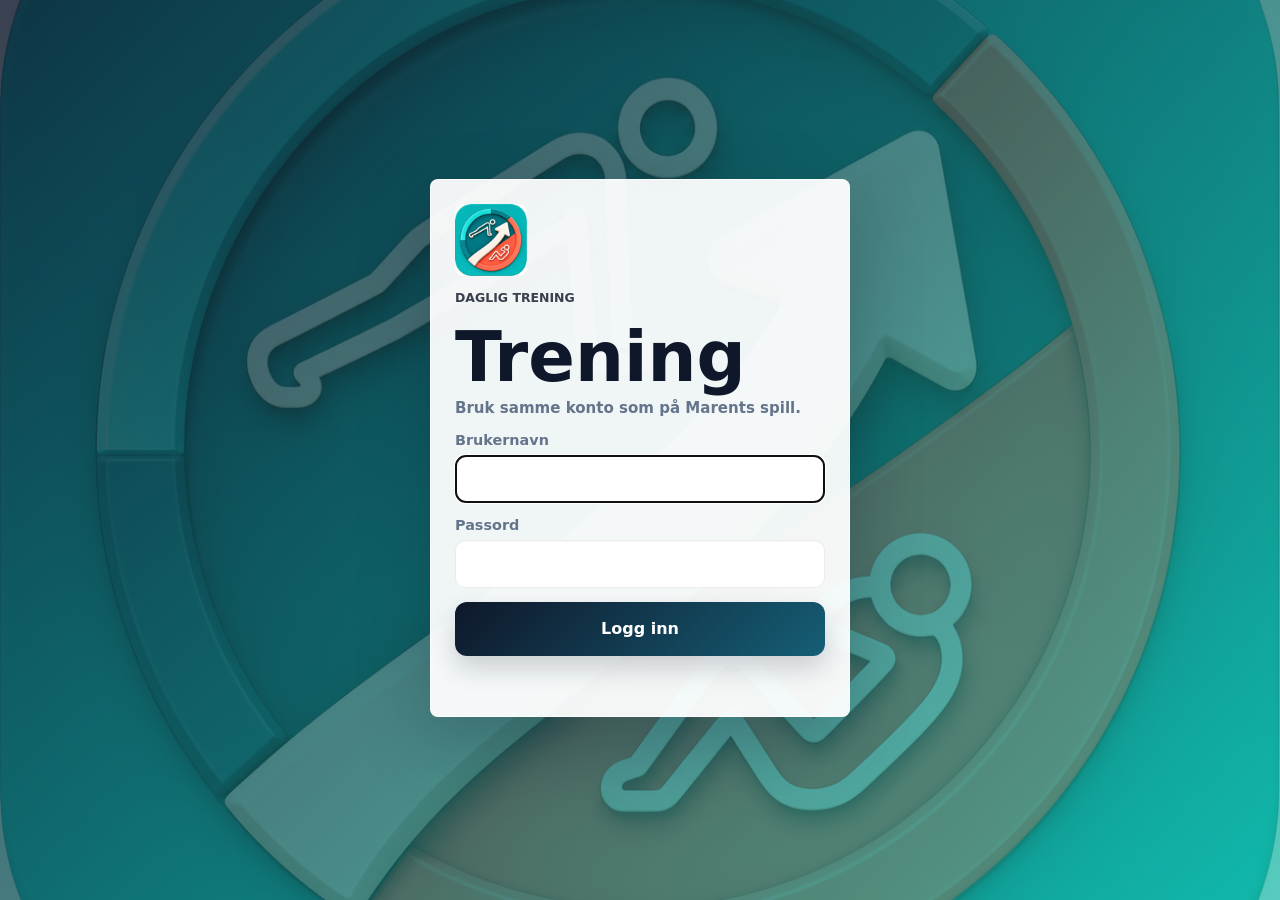
<file: trene/index.html>
<!doctype html>
<html lang="no">
  <head>
    <meta charset="utf-8" />
    <meta name="viewport" content="width=device-width, initial-scale=1, viewport-fit=cover" />
    <meta name="theme-color" content="#0f172a" />
    <meta name="apple-mobile-web-app-capable" content="yes" />
    <meta name="apple-mobile-web-app-status-bar-style" content="black-translucent" />
    <meta name="apple-mobile-web-app-title" content="Trening" />
    <title>Trening</title>
    <link rel="manifest" href="./manifest.webmanifest" />
    <link rel="apple-touch-icon" href="./assets/apple-touch-icon.png" />
    <link rel="stylesheet" href="./styles.css" />
    <script>
      (function () {
        var params = new URLSearchParams(window.location.search);
        if (params.get("reset") !== "1") return;

        Promise.all([
          "serviceWorker" in navigator
            ? navigator.serviceWorker.getRegistrations().then(function (registrations) {
                return Promise.all(registrations.map(function (registration) {
                  return registration.unregister();
                }));
              })
            : Promise.resolve(),
          "caches" in window
            ? caches.keys().then(function (keys) {
                return Promise.all(keys.map(function (key) {
                  return caches.delete(key);
                }));
              })
            : Promise.resolve()
        ]).finally(function () {
          params.delete("reset");
          params.set("v", "78");
          window.location.replace(window.location.pathname + "?" + params.toString());
        });
      })();
    </script>
  </head>
  <body>
    <section class="login-shell" id="loginShell" aria-labelledby="loginTitle">
      <form class="login-card" id="loginForm">
        <img class="login-icon" src="./assets/icon-192.png" alt="" />
        <p class="eyebrow">Daglig trening</p>
        <h1 id="loginTitle">Trening</h1>
        <p class="login-copy">Bruk samme konto som på Marents spill.</p>
        <label>
          Brukernavn
          <input id="usernameInput" type="text" autocomplete="username" autocapitalize="none" spellcheck="false" required />
        </label>
        <label>
          Passord
          <input id="passwordInput" type="password" autocomplete="current-password" required />
        </label>
        <button class="primary-button" type="submit">Logg inn</button>
        <p class="login-error" id="loginError" role="alert"></p>
      </form>
    </section>

    <main class="app-shell is-locked" id="appShell" aria-hidden="true">
      <section class="hero" aria-label="Dagens treningsstatus">
        <div class="hero__top">
          <div>
            <p class="account-line" id="accountLabel">Innlogget</p>
            <p class="eyebrow" id="todayLabel">I dag</p>
            <h1>Trening</h1>
          </div>
          <img class="app-icon" src="./assets/icon-192.png" alt="" />
        </div>

        <div class="streak-row" aria-label="Streak og poeng">
          <div>
            <span class="stat-value" id="streakDays">0</span>
            <span class="stat-label">dagers streak <button class="info-button info-button--light" type="button" title="Streak er hvor mange dager på rad økten er fullført." aria-label="Streak er hvor mange dager på rad økten er fullført.">?</button></span>
          </div>
          <div>
            <span class="stat-value" id="xpTotal">0</span>
            <span class="stat-label">XP <button class="info-button info-button--light" type="button" title="XP er poeng for gjennomføring, måloppnåelse og streak. Det er motivasjon, ikke et mål i seg selv." aria-label="XP er poeng for gjennomføring, måloppnåelse og streak.">?</button></span>
          </div>
          <div>
            <span class="stat-value" id="bestPushups">29/15</span>
            <span class="stat-label">beste hovedsett <button class="info-button info-button--light" type="button" title="Beste hovedsett viser beste første sett: pushups/situps. Det er dette som bygges mot 1 × 100." aria-label="Beste hovedsett viser beste første sett: pushups/situps.">?</button></span>
          </div>
        </div>

        <div class="progress-block">
          <div class="progress-copy">
            <span>Mål: 1 × 100 <button class="info-button info-button--light" type="button" title="Sluttmålet er ett sammenhengende sett på 100 gode reps. Støtte-sett brukes bare underveis." aria-label="Sluttmålet er ett sammenhengende sett på 100 gode reps.">?</button></span>
            <strong id="goalPercent">15%</strong>
          </div>
          <div class="progress-track" aria-hidden="true">
            <div class="progress-fill" id="goalFill"></div>
          </div>
        </div>
      </section>

      <section class="daily-card" aria-labelledby="todayWorkoutTitle">
        <div class="section-heading">
          <div>
            <p class="eyebrow">Dagens oppdrag</p>
            <h2 id="todayWorkoutTitle">Klar?</h2>
          </div>
          <div class="toolbar-actions">
            <button class="icon-button" id="logoutButton" type="button" aria-label="Logg ut">
              <span aria-hidden="true">⎋</span>
            </button>
            <button class="icon-button" id="exerciseManagerButton" type="button" aria-label="Legg til flere øvelser">
              <span aria-hidden="true">+</span>
            </button>
            <button class="icon-button" id="settingsButton" type="button" aria-label="Innstillinger">
              <svg aria-hidden="true" viewBox="0 0 24 24" width="23" height="23" fill="none" stroke="currentColor" stroke-width="2.15" stroke-linecap="round" stroke-linejoin="round">
                <circle cx="12" cy="12" r="3.2"></circle>
                <path d="M19.4 15a1.7 1.7 0 0 0 .34 1.88l.04.04a2.05 2.05 0 0 1-2.9 2.9l-.04-.04a1.7 1.7 0 0 0-1.88-.34 1.7 1.7 0 0 0-1.03 1.56V21a2.05 2.05 0 0 1-4.1 0v-.06a1.7 1.7 0 0 0-1.03-1.56 1.7 1.7 0 0 0-1.88.34l-.04.04a2.05 2.05 0 0 1-2.9-2.9l.04-.04A1.7 1.7 0 0 0 4.6 15a1.7 1.7 0 0 0-1.56-1.03H3a2.05 2.05 0 0 1 0-4.1h.06A1.7 1.7 0 0 0 4.62 8.8a1.7 1.7 0 0 0-.34-1.88l-.04-.04a2.05 2.05 0 0 1 2.9-2.9l.04.04A1.7 1.7 0 0 0 9 4.6a1.7 1.7 0 0 0 1.03-1.56V3a2.05 2.05 0 0 1 4.1 0v.06A1.7 1.7 0 0 0 15.2 4.6a1.7 1.7 0 0 0 1.88-.34l.04-.04a2.05 2.05 0 0 1 2.9 2.9l-.04.04a1.7 1.7 0 0 0-.34 1.88c.22.64.82 1.03 1.56 1.03H21a2.05 2.05 0 0 1 0 4.1h-.06A1.7 1.7 0 0 0 19.4 15Z"></path>
              </svg>
            </button>
          </div>
        </div>

        <div class="exercise-list" id="exerciseList"></div>

        <div class="effort-row">
          <label>
            Hvordan føltes økten?
            <button class="info-button" type="button" title="Dette hjelper appen og coach-teksten å skille mellom lette, passe og tunge dager." aria-label="Forklaring av hvordan økten føltes.">?</button>
            <select id="effortInput">
              <option value="lett">Lett</option>
              <option value="passe" selected>Passe</option>
              <option value="tung">Tung</option>
            </select>
          </label>
        </div>

        <div class="photo-checkin" id="photoCheckin">
          <div>
            <strong>Bilde-sjekk</strong>
            <button class="info-button" type="button" title="Bilder gjør fremgang synlig over tid. Ta samme vinkel og lys hver gang." aria-label="Forklaring av bilde-sjekk.">?</button>
            <span id="photoHint">Ta startbilde og nytt bilde etter hver 10. loggede økt.</span>
          </div>
          <label class="text-button photo-button">
            Ta bilde
            <input id="photoInput" type="file" accept="image/*" capture="user" />
          </label>
        </div>

        <button class="primary-button" id="completeButton" type="button">Fullfør økten</button>
        <p class="hint" id="dailyHint">Gjør økten rolig og med god teknikk.</p>
      </section>

      <section class="coach-card" id="coachFeedback" aria-live="polite">
        <div class="section-heading tight">
          <div>
            <p class="eyebrow">Coach-feedback</p>
            <h2 id="feedbackTitle">Etter økten</h2>
          </div>
        </div>
        <div class="feedback-stats" id="feedbackStats"></div>
        <p id="feedbackBody"></p>
      </section>

      <section class="badge-section" aria-label="Merker">
        <div class="section-heading tight">
          <div>
            <h2>Badges</h2>
            <p class="swipe-cue">← Sveip begge veier →</p>
          </div>
        </div>
        <div class="badge-deck" id="badgeDeck"></div>
      </section>

      <nav class="tab-bar" aria-label="Visninger">
        <button class="tab is-active" type="button" data-tab="home">I dag</button>
        <button class="tab" type="button" data-tab="history">Logg</button>
        <button class="tab" type="button" data-tab="stats">Statistikk</button>
        <button class="tab" type="button" data-tab="plan">Plan</button>
      </nav>

      <section class="panel is-active" id="homePanel">
        <div class="mini-grid">
          <article class="mini-card">
            <span>Pushups hovedsett</span>
            <strong id="nextPushGoal">16</strong>
          </article>
          <article class="mini-card">
            <span>Situps hovedsett</span>
            <strong id="situpStatus">Test</strong>
          </article>
        </div>
        <article class="info-card" id="motivationCard"></article>
        <article class="facts-card facts-card--home">
          <div class="section-heading tight">
            <div>
              <h2>Fakta for maks effekt</h2>
              <p class="swipe-cue">← Sveip begge veier →</p>
            </div>
          </div>
          <div class="fact-list" id="homeFactList" aria-label="Fakta-kort på I dag"></div>
        </article>
      </section>

      <section class="panel" id="historyPanel">
        <div class="section-heading tight">
          <h2>Logg</h2>
          <button class="text-button" id="exportButton" type="button">Eksporter</button>
        </div>
        <ol class="history-list" id="historyList"></ol>
      </section>

      <section class="panel" id="statsPanel">
        <div class="section-heading tight">
          <h2>Statistikk og grafer <button class="info-button" type="button" title="Statistikk viser både gjennomføring, total treningsmengde og fremgang i hovedsettet." aria-label="Forklaring av statistikk og grafer.">?</button></h2>
        </div>
        <div class="stats-grid" id="statsGrid"></div>
        <article class="chart-card chart-deck-card">
          <div class="section-heading tight">
            <div>
              <h3>Øvelser per økt <button class="info-button" type="button" title="Sveip sidelengs for å se graf for hver øvelse. Grafene følger hovedsettet, fordi målet er 1 × 100." aria-label="Forklaring av øvelsesgrafer.">?</button></h3>
              <p class="swipe-cue">← Sveip begge veier →</p>
            </div>
            <span class="chart-label">siste 10</span>
          </div>
          <div class="exercise-chart-deck" id="exerciseGraphDeck" aria-label="Sveipbare grafer per øvelse"></div>
        </article>
        <article class="photo-progress-card">
          <div class="section-heading tight">
            <div>
              <h3>Bilder fra speilet <button class="info-button" type="button" title="Startbilde og bilder hver 10. økt gjør det lettere å se endring over tid." aria-label="Forklaring av bilder fra speilet.">?</button></h3>
              <p class="hint">Last opp startbilde og nytt bilde hver 10. økt.</p>
            </div>
          </div>
          <label class="text-button photo-progress-button">
            Last opp bilde
            <input id="progressPhotoInput" type="file" accept="image/*" capture="user" />
          </label>
          <p class="hint" id="progressPhotoHint">Første bilde blir startbilde. Etterpå ber appen om bilde etter økt 10, 20, 30 osv.</p>
          <div class="photo-gallery" id="photoGallery"></div>
        </article>
      </section>

      <section class="panel" id="planPanel">
        <div class="plan-copy">
          <h2>Plan mot 100</h2>
          <p>Planen bygger mot ett sammenhengende sett på 100. <button class="info-button" type="button" title="Hovedsettet er første sett. Støtte-sett kommer etter pause og bygger kapasitet." aria-label="Forklaring av hovedsett og støtte-sett.">?</button> Støtte-sett brukes underveis for å bygge kapasitet, men hovedsettet er tallet som teller mot målet.</p>
        </div>
        <div class="plan-summary" id="planSummary"></div>
        <div class="plan-phases" id="planPhases"></div>
        <div class="milestones" id="milestones"></div>
        <article class="facts-card">
          <div class="section-heading tight">
            <div>
              <h2>Fakta for maks effekt</h2>
              <p class="swipe-cue">← Sveip begge veier →</p>
            </div>
          </div>
          <div class="fact-list" id="factList"></div>
        </article>
      </section>
    </main>

    <dialog class="settings-dialog" id="settingsDialog">
      <form method="dialog" class="settings-form">
        <div class="section-heading tight">
          <h2>Innstillinger</h2>
          <button class="icon-button" id="closeSettingsButton" aria-label="Lukk" type="button">×</button>
        </div>
        <a class="settings-help-link" href="./hjelp.html" target="_blank" rel="noopener">Hjelp/Bruksanvisning</a>
        <label>
          Navn
          <input id="nameInput" type="text" autocomplete="given-name" maxlength="24" />
        </label>
        <button class="text-button" id="toggleCapacityButton" type="button" aria-expanded="false" aria-controls="capacityFields">Endre startnivå og mål</button>
        <section class="capacity-fields" id="capacityFields" hidden>
          <p>Endre startnivå og mål bare hvis tallene ikke passer. Appen lager dagens forslag fra disse verdiene.</p>
          <div class="exercise-settings-fields" id="exerciseSettingsFields"></div>
        </section>
        <label>
          <span class="label-row">
            iMessage-mottaker
            <button class="info-button" type="button" data-help="Treningsappen sender påminnelser med iMessage. Skriv telefonnummer eller Apple-ID som skal få meldingene." title="Forklaring av iMessage-mottaker." aria-label="Forklaring av iMessage-mottaker.">?</button>
          </span>
          <input id="imessageRecipientInput" type="text" autocomplete="tel" autocapitalize="none" spellcheck="false" placeholder="+47..." maxlength="90" />
        </label>
        <label class="check-label">
          <input id="remindersInput" type="checkbox" />
          Aktiver iMessage-påminnelse
          <button class="info-button" type="button" data-help="Når dette er aktivert sjekker Treningsappen om dagens økt er fullført. Hvis økten mangler ved valgt tidspunkt, sendes en iMessage. Hvis økten allerede er lagret, sendes det ikke påminnelse." title="Forklaring av iMessage-påminnelse." aria-label="Forklaring av iMessage-påminnelse.">?</button>
        </label>
        <label>
          Påminnelse kl.
          <button class="info-button" type="button" data-help="Dette er klokkeslettet Treningsappen bruker for å sjekke treningen. Eksempel: Hvis tiden står til 19:30 og dagens økt ikke er fullført, sendes en iMessage." title="Forklaring av påminnelsestidspunkt." aria-label="Forklaring av påminnelsestidspunkt.">?</button>
          <input id="reminderTimeInput" type="time" />
        </label>
        <label class="check-label">
          <input id="dailyPlanInput" type="checkbox" />
          Send dagens økt med lenke
          <button class="info-button" type="button" data-help="Når dette er aktivert sender Treningsappen dagens foreslåtte økt med lenke på valgt tidspunkt, én gang per dag." title="Forklaring av dagens økt-melding." aria-label="Forklaring av dagens økt-melding.">?</button>
        </label>
        <label>
          Dagens økt kl.
          <button class="info-button" type="button" data-help="Dette er klokkeslettet Treningsappen bruker for å sende dagens økt med lenke." title="Forklaring av tidspunkt for dagens økt." aria-label="Forklaring av tidspunkt for dagens økt.">?</button>
          <input id="dailyPlanTimeInput" type="time" />
        </label>
        <button class="text-button" id="testImessageButton" type="button">Test iMessage</button>

        <section class="exercise-settings">
          <div>
            <h3>Legg til flere øvelser</h3>
            <p>Appen låser automatisk opp nye øvelser når du har nådd målet på øvelsene du har. Du kan også velge å legge til øvelser tidligere.</p>
          </div>
          <button class="text-button" id="openExerciseManagerFromSettings" type="button">Flere treningsøvelser</button>
        </section>

        <section class="sync-settings">
          <div>
            <h3>Sikkerhetskopi</h3>
            <p id="syncStatus" class="sync-status" role="status">Sjekker sikkerhetskopi...</p>
          </div>
        </section>

        <section class="friend-request">
          <div class="friend-request__header">
            <div>
              <h3>Treningspartnere på Trening</h3>
              <p>Hvis en treningspartner også vil bruke appen, kan du be om en egen brukerkonto med eget opplegg, egen logg og egne mål.</p>
            </div>
          </div>
          <p class="friend-request__note">Knappen under spør om navn, ønsket brukernavn og e-postadresse til passord. Deretter åpnes Meldinger/iMessage med ferdig tekst til Remi.</p>
          <div class="friend-fields" id="friendFields" hidden>
            <label>
              Treningspartnerens navn
              <input id="friendNameInput" type="text" autocomplete="name" maxlength="60" />
            </label>
            <label>
              Ønsket brukernavn
              <input id="friendUsernameInput" type="text" autocapitalize="none" spellcheck="false" maxlength="40" />
            </label>
            <label>
              E-postadresse til passord
              <input id="friendEmailInput" type="email" autocomplete="email" maxlength="90" />
            </label>
          </div>
          <p class="friend-status" id="friendRequestStatus" role="status"></p>
          <button class="text-button" id="requestFriendButton" type="button" aria-expanded="false" aria-controls="friendFields">Be om konto til treningspartner</button>
        </section>

      </form>
    </dialog>
    <div class="help-popover" id="helpPopover" role="dialog" aria-modal="true" aria-labelledby="helpPopoverTitle" hidden>
      <div class="help-card">
        <div>
          <p class="eyebrow" id="helpPopoverTitle">Forklaring</p>
          <p id="helpPopoverText"></p>
        </div>
        <button class="icon-button" id="helpPopoverClose" type="button" aria-label="Lukk hjelpetekst">×</button>
      </div>
    </div>
    <div class="badge-popover" id="badgePopover" role="dialog" aria-modal="true" aria-labelledby="badgePopoverTitle" hidden>
      <article class="badge-popover-card">
        <div class="badge-popover-header">
          <div>
            <p class="eyebrow">Badge</p>
            <h2 id="badgePopoverTitle">Badge</h2>
          </div>
          <button class="icon-button" id="badgePopoverClose" type="button" aria-label="Lukk badge-forklaring">×</button>
        </div>
        <img id="badgePopoverImage" class="badge-popover-image" alt="" />
        <p id="badgePopoverStatus" class="badge-popover-status"></p>
        <p id="badgePopoverDescription"></p>
        <div class="badge-popover-meta">
          <strong>Kriterium</strong>
          <span id="badgePopoverCriteria"></span>
        </div>
        <div class="badge-popover-meta">
          <strong>Status</strong>
          <span id="badgePopoverProgress"></span>
        </div>
        <p id="badgePopoverUnlocked" class="badge-popover-unlocked"></p>
      </article>
    </div>
    <div class="exercise-guide-popover" id="exerciseGuidePopover" role="dialog" aria-modal="true" aria-labelledby="exerciseGuideTitle" hidden>
      <article class="exercise-guide-card">
        <div class="exercise-guide-header">
          <div>
            <p class="eyebrow">Øvelsesguide</p>
            <h2 id="exerciseGuideTitle">Øvelse</h2>
          </div>
          <button class="icon-button" id="exerciseGuideClose" type="button" aria-label="Lukk øvelsesguide">×</button>
        </div>
        <figure class="exercise-guide-media" id="exerciseGuideMedia" hidden>
          <img id="exerciseGuideImage" alt="" />
        </figure>
        <div class="exercise-guide-content">
          <section>
            <h3>Hva trenes?</h3>
            <p id="exerciseGuideMuscles"></p>
          </section>
          <section>
            <h3>Hvorfor er den bra?</h3>
            <p id="exerciseGuideWhy"></p>
          </section>
          <section>
            <h3>Slik gjør du</h3>
            <ol id="exerciseGuideHow"></ol>
          </section>
          <section>
            <h3>Vanlige feil</h3>
            <ul id="exerciseGuideMistakes"></ul>
          </section>
        </div>
      </article>
    </div>
    <div class="exercise-manager-popover" id="exerciseManagerPopover" role="dialog" aria-modal="true" aria-labelledby="exerciseManagerTitle" hidden>
      <article class="exercise-manager-card">
        <div class="exercise-guide-header">
          <div>
            <p class="eyebrow">Legg til flere øvelser</p>
            <h2 id="exerciseManagerTitle">Treningsøvelser</h2>
            <p>Slå på øvelsene du vil ha i dagens oppgave og statistikk.</p>
          </div>
          <button class="icon-button" id="exerciseManagerClose" type="button" aria-label="Lukk treningsøvelser">×</button>
        </div>
        <div class="exercise-manager-list" id="exerciseManagerList"></div>
      </article>
    </div>

    <script src="./app.js" type="module"></script>
  </body>
</html>
</file>
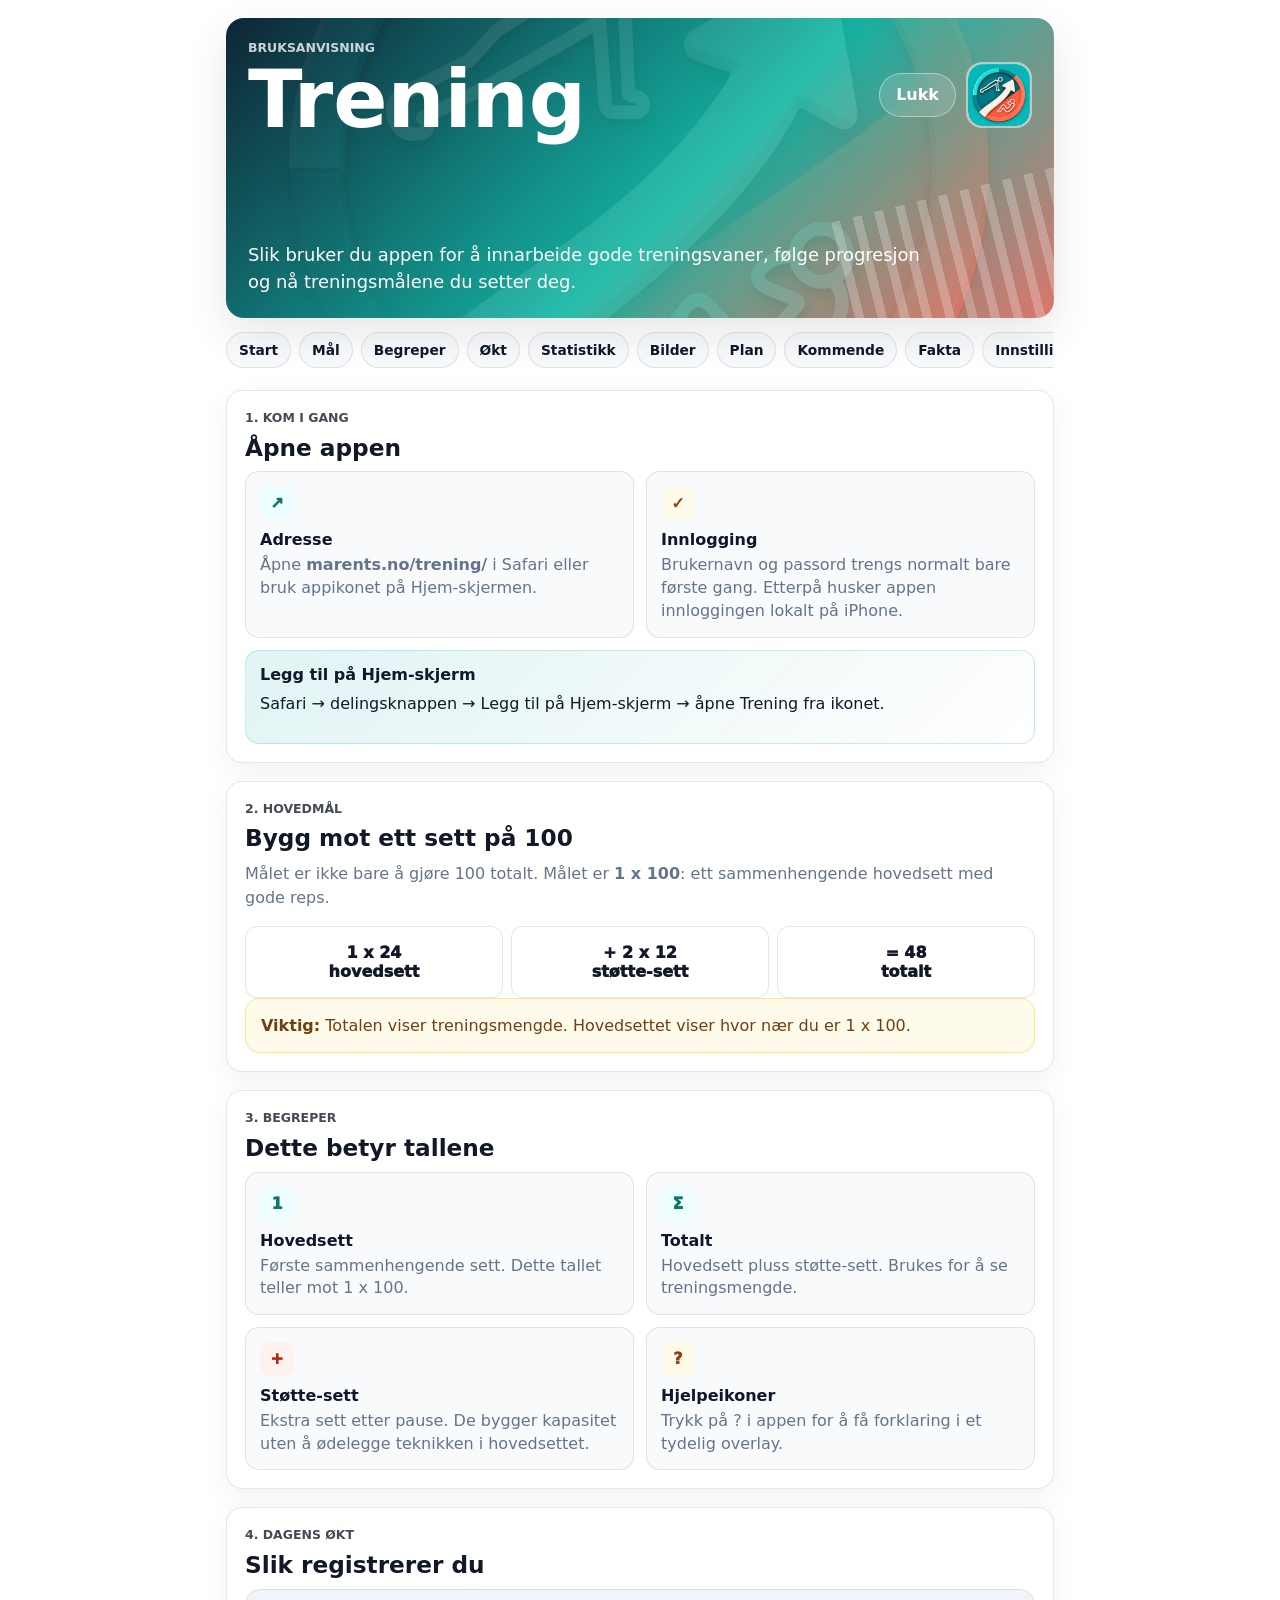
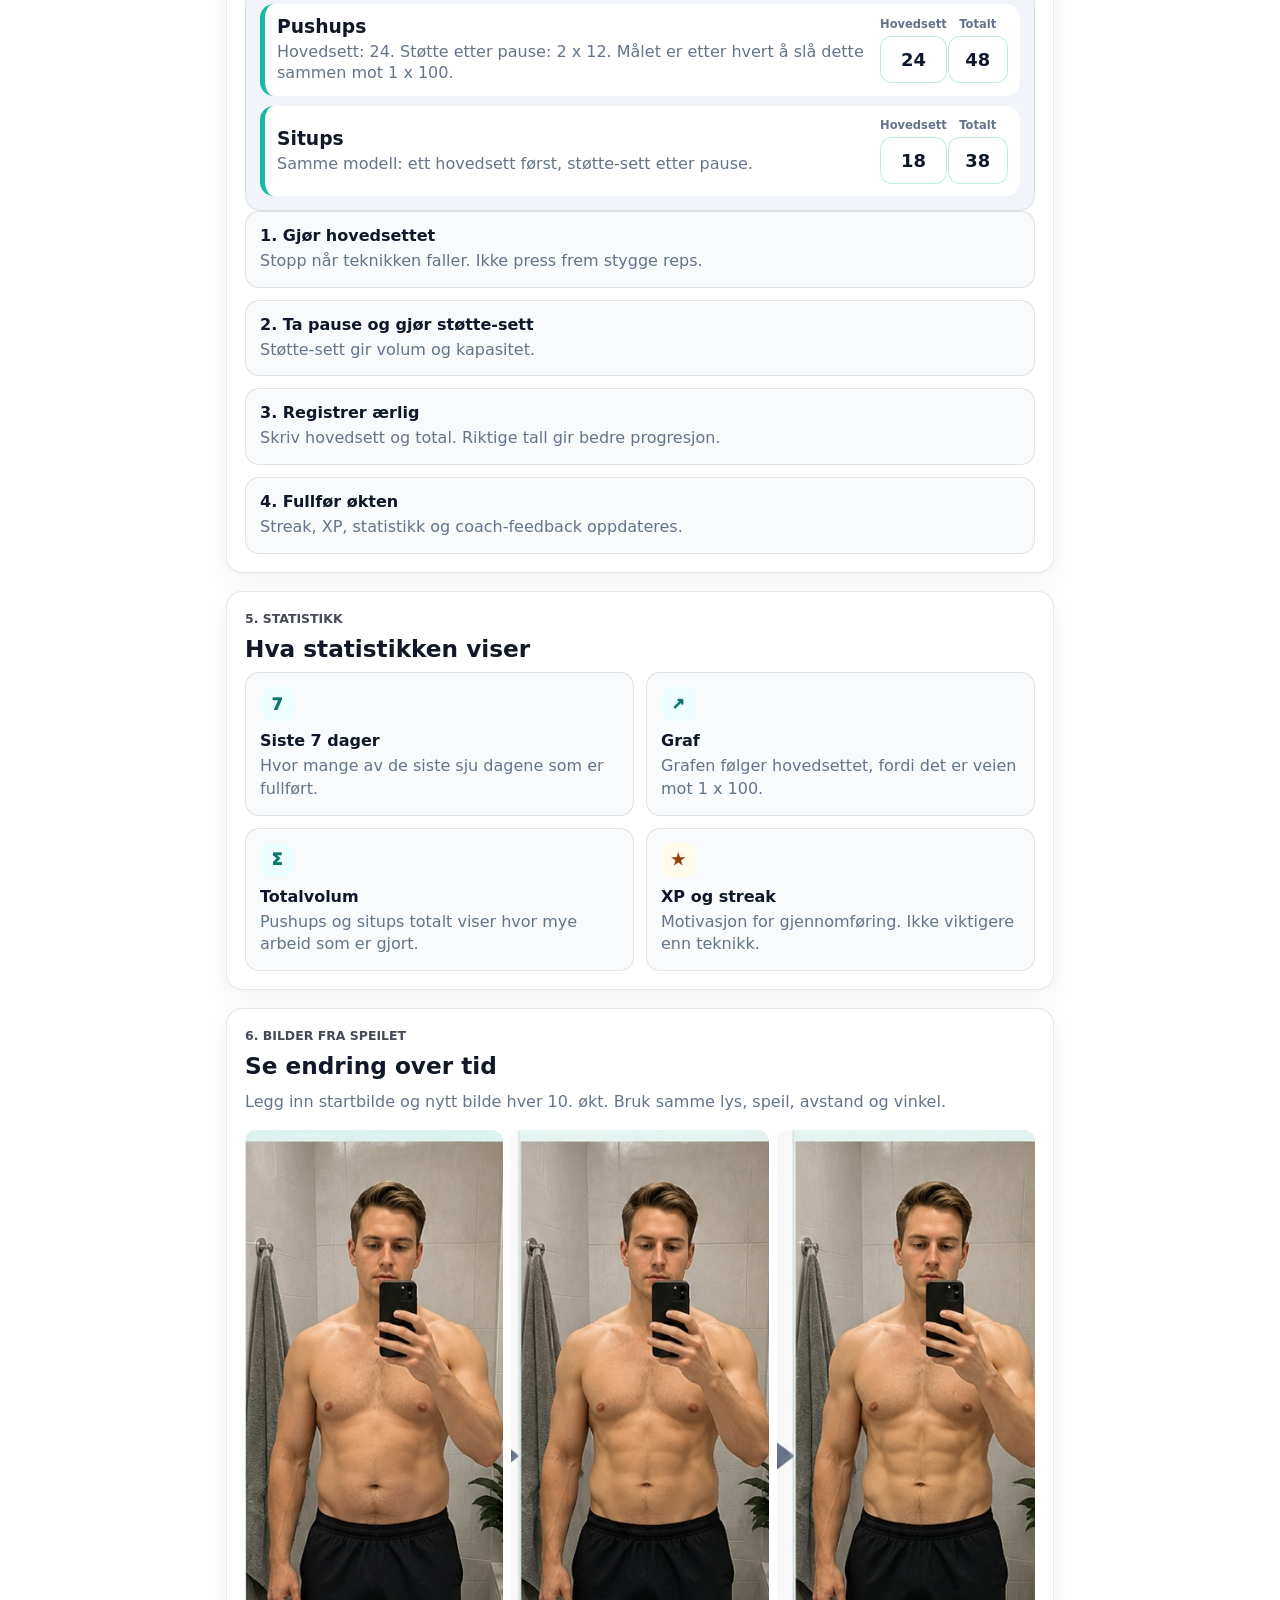
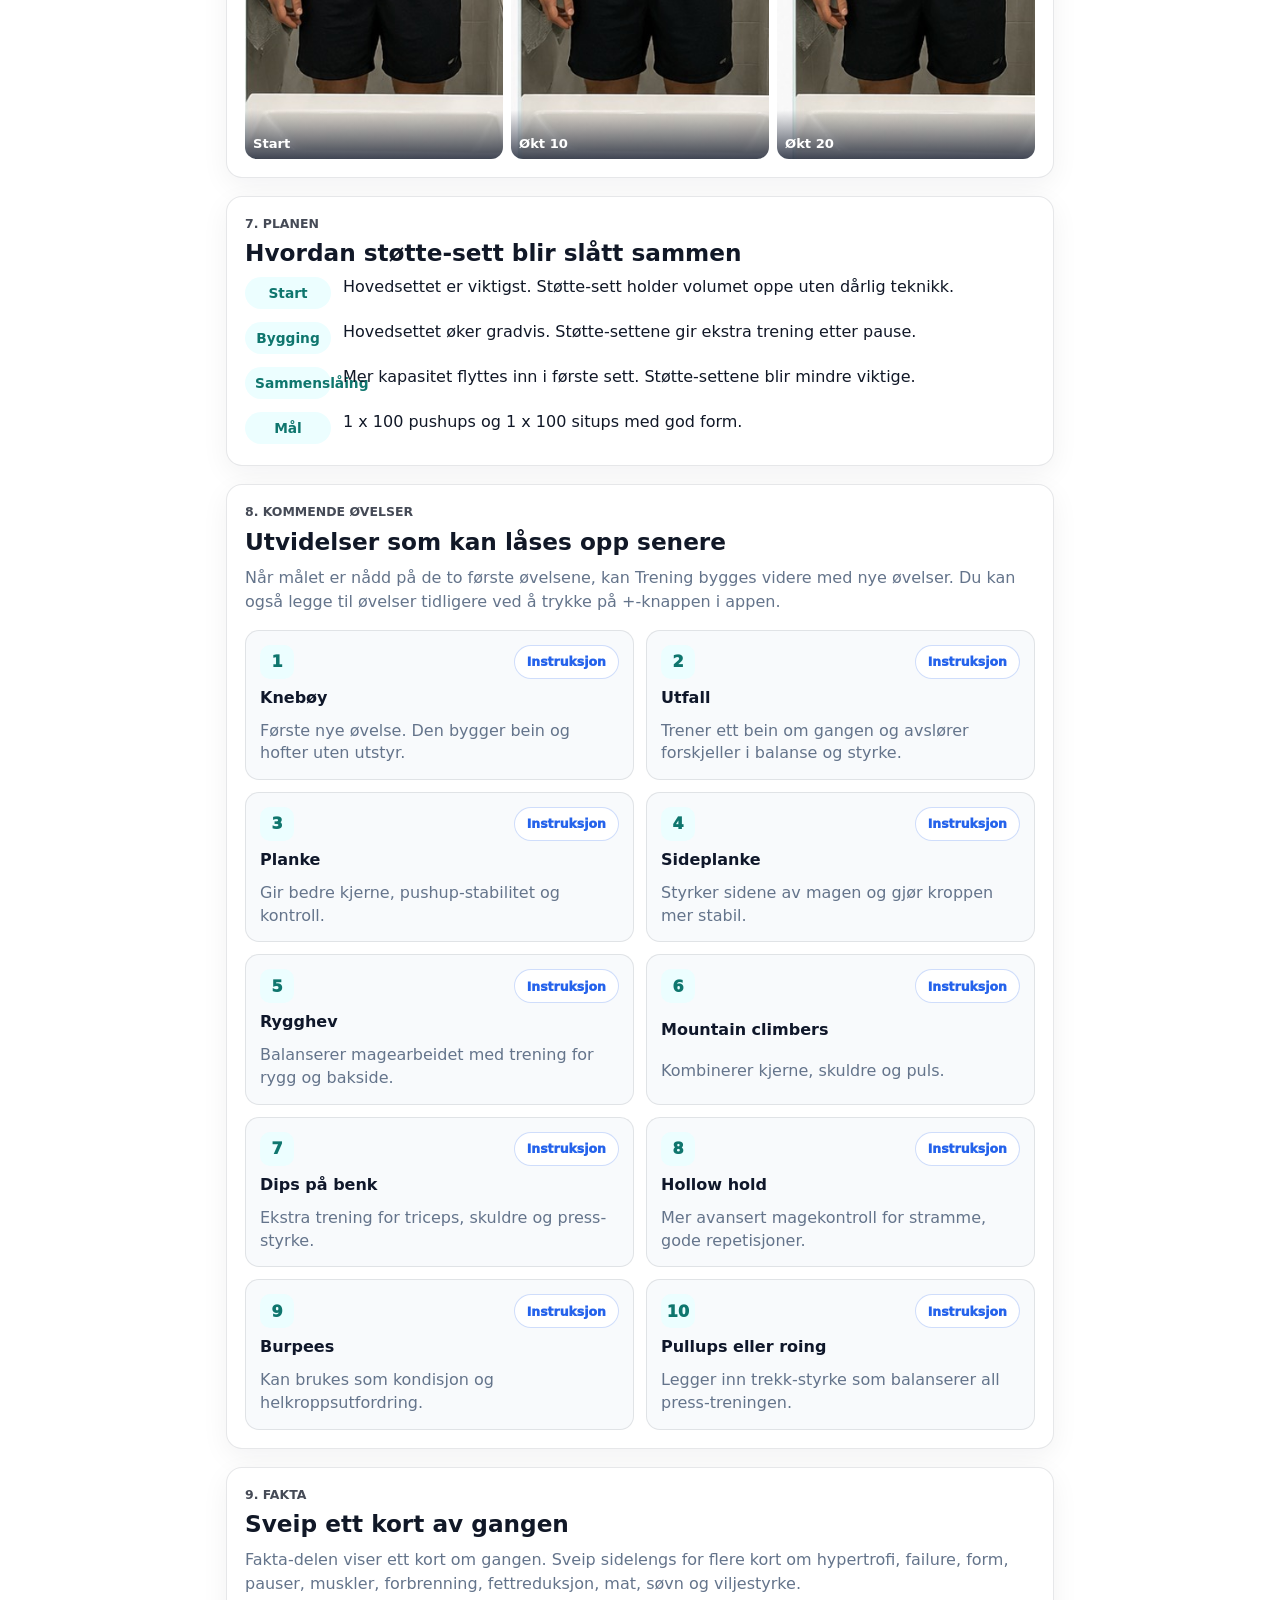
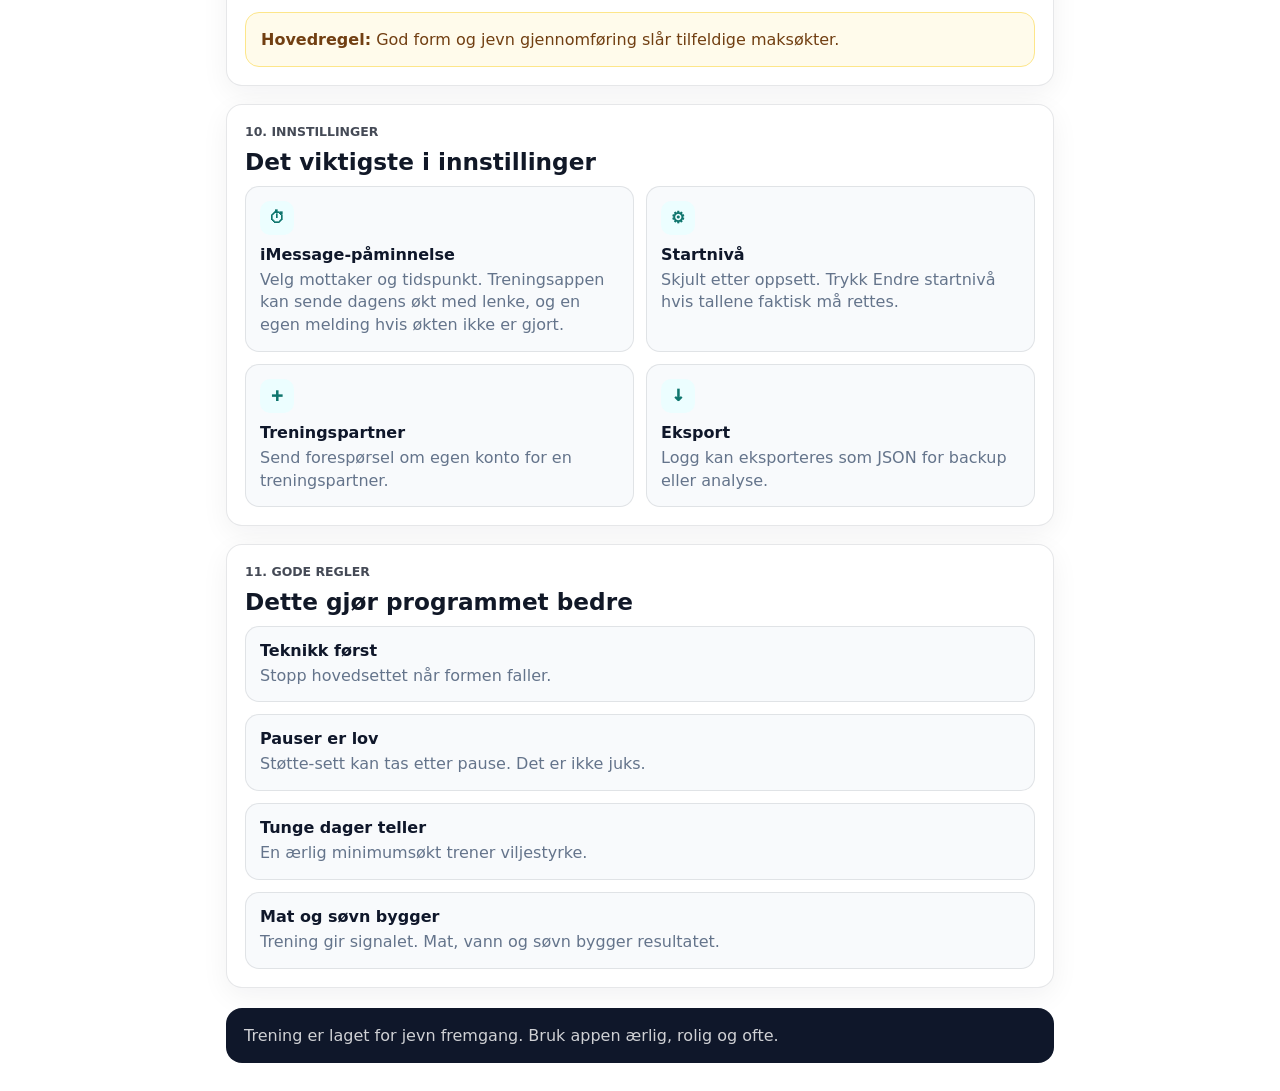
<file: trene/hjelp.html>
<!doctype html>
<html lang="no">
  <head>
    <meta charset="utf-8" />
    <meta name="viewport" content="width=device-width, initial-scale=1, viewport-fit=cover" />
    <meta name="theme-color" content="#ffffff" />
    <title>Trening - Hjelp</title>
    <style>
      :root {
        color-scheme: light;
        --bg: #ffffff;
        --ink: #111827;
        --muted: #64748b;
        --line: rgba(15, 23, 42, 0.1);
        --soft: #f8fafc;
        --dark: #0f172a;
        --teal: #16b8a6;
        --teal-dark: #0f766e;
        --coral: #ff6b5f;
        --gold: #f6c453;
        --blue: #2563eb;
        --shadow: 0 16px 44px rgba(15, 23, 42, 0.1);
        font-family: Inter, ui-sans-serif, system-ui, -apple-system, BlinkMacSystemFont, "Segoe UI", sans-serif;
      }

      * {
        box-sizing: border-box;
      }

      html {
        scroll-behavior: smooth;
      }

      body {
        margin: 0;
        background: var(--bg);
        color: var(--ink);
      }

      a {
        color: inherit;
      }

      .page {
        width: min(100%, 860px);
        margin: 0 auto;
        padding: max(18px, env(safe-area-inset-top)) 16px max(28px, env(safe-area-inset-bottom));
      }

      .hero {
        min-height: 300px;
        display: grid;
        align-content: space-between;
        gap: 22px;
        padding: 22px;
        border-radius: 18px;
        background:
          linear-gradient(135deg, rgba(15, 23, 42, 0.92), rgba(22, 184, 166, 0.92) 56%, rgba(255, 107, 95, 0.86)),
          url("./assets/icon-1024.png") center / cover;
        color: white;
        box-shadow: var(--shadow);
        overflow: hidden;
        position: relative;
      }

      .hero::after {
        content: "";
        position: absolute;
        right: -60px;
        bottom: -90px;
        width: 260px;
        height: 220px;
        transform: rotate(-14deg);
        background: repeating-linear-gradient(90deg, rgba(255, 255, 255, 0.24) 0 9px, transparent 9px 22px);
      }

      .hero > * {
        position: relative;
        z-index: 1;
      }

      .hero-top {
        display: flex;
        align-items: center;
        justify-content: space-between;
        gap: 16px;
      }

      .app-icon {
        width: 66px;
        height: 66px;
        border-radius: 16px;
        border: 2px solid rgba(255, 255, 255, 0.5);
      }

      .hero-actions {
        display: flex;
        align-items: center;
        gap: 10px;
      }

      .close-guide-button {
        min-height: 44px;
        padding: 0 16px;
        border: 1px solid rgba(255, 255, 255, 0.42);
        border-radius: 999px;
        background: rgba(255, 255, 255, 0.14);
        color: white;
        font: inherit;
        font-weight: 900;
        cursor: pointer;
        backdrop-filter: blur(14px);
      }

      .close-guide-button:focus-visible {
        outline: 3px solid rgba(255, 255, 255, 0.6);
        outline-offset: 3px;
      }

      .eyebrow {
        margin: 0 0 7px;
        color: inherit;
        opacity: 0.78;
        font-size: 0.78rem;
        font-weight: 900;
        letter-spacing: 0;
        text-transform: uppercase;
      }

      h1,
      h2,
      h3,
      p {
        margin-top: 0;
      }

      h1 {
        margin-bottom: 12px;
        font-size: clamp(2.9rem, 14vw, 5rem);
        line-height: 0.94;
        letter-spacing: 0;
      }

      .lead {
        max-width: 680px;
        margin-bottom: 0;
        font-size: 1.12rem;
        line-height: 1.5;
      }

      .card-grid,
      .steps,
      .rules {
        display: grid;
        gap: 12px;
      }

      .nav {
        display: flex;
        gap: 8px;
        overflow-x: auto;
        padding: 14px 0 4px;
        scrollbar-width: none;
      }

      .nav::-webkit-scrollbar {
        display: none;
      }

      .nav a {
        flex: 0 0 auto;
        padding: 9px 12px;
        border: 1px solid var(--line);
        border-radius: 999px;
        background: var(--soft);
        color: var(--dark);
        font-size: 0.86rem;
        font-weight: 900;
        text-decoration: none;
      }

      section {
        margin-top: 18px;
        padding: 18px;
        border: 1px solid var(--line);
        border-radius: 16px;
        background: white;
        box-shadow: 0 8px 28px rgba(15, 23, 42, 0.055);
      }

      section > h2 {
        margin-bottom: 10px;
        font-size: 1.45rem;
        line-height: 1.15;
      }

      section > p,
      li {
        color: var(--muted);
        line-height: 1.5;
      }

      .card-grid {
        grid-template-columns: repeat(2, minmax(0, 1fr));
      }

      .info-card,
      .step-card,
      .rule-card {
        padding: 14px;
        border: 1px solid var(--line);
        border-radius: 14px;
        background: var(--soft);
      }

      .info-card strong,
      .step-card strong,
      .rule-card strong {
        display: block;
        margin-bottom: 5px;
        color: var(--dark);
      }

      .info-card p,
      .step-card p,
      .rule-card p {
        margin: 0;
        color: var(--muted);
        line-height: 1.42;
      }

      .icon {
        width: 34px;
        height: 34px;
        display: grid;
        place-items: center;
        margin-bottom: 10px;
        border-radius: 10px;
        background: #ecfeff;
        color: var(--teal-dark);
        font-weight: 950;
      }

      .icon.coral {
        background: #fff1f0;
        color: #b42318;
      }

      .icon.gold {
        background: #fffbeb;
        color: #92400e;
      }

      .exercise-grid {
        display: grid;
        grid-template-columns: repeat(2, minmax(0, 1fr));
        gap: 12px;
      }

      .exercise-card {
        display: grid;
        gap: 9px;
        padding: 14px;
        border: 1px solid var(--line);
        border-radius: 14px;
        background: var(--soft);
      }

      .exercise-card__top {
        display: flex;
        align-items: flex-start;
        justify-content: space-between;
        gap: 10px;
      }

      .exercise-rank {
        width: 34px;
        height: 34px;
        display: grid;
        place-items: center;
        flex: 0 0 auto;
        border-radius: 10px;
        background: #ecfeff;
        color: var(--teal-dark);
        font-weight: 950;
      }

      .exercise-card strong {
        display: block;
        margin-bottom: 4px;
        color: var(--dark);
      }

      .exercise-card p {
        margin: 0;
        color: var(--muted);
        line-height: 1.42;
      }

      .exercise-info-button {
        min-height: 34px;
        display: grid;
        place-items: center;
        flex: 0 0 auto;
        padding: 0 12px;
        border: 1px solid rgba(37, 99, 235, 0.22);
        border-radius: 999px;
        background: white;
        color: var(--blue);
        font: inherit;
        font-size: 0.78rem;
        font-weight: 950;
        cursor: pointer;
      }

      .exercise-overlay {
        position: fixed;
        inset: 0;
        display: none;
        place-items: center;
        z-index: 50;
        padding: 18px;
        background: rgba(15, 23, 42, 0.58);
      }

      .exercise-overlay.is-open {
        display: grid;
      }

      .exercise-modal {
        width: min(100%, 560px);
        max-height: min(88vh, 760px);
        overflow-y: auto;
        padding: 18px;
        border-radius: 18px;
        background: white;
        box-shadow: 0 24px 72px rgba(15, 23, 42, 0.32);
      }

      .exercise-modal__top {
        display: flex;
        align-items: flex-start;
        justify-content: space-between;
        gap: 16px;
      }

      .exercise-close {
        width: 36px;
        height: 36px;
        display: grid;
        place-items: center;
        flex: 0 0 auto;
        border: 1px solid var(--line);
        border-radius: 50%;
        background: var(--soft);
        color: var(--dark);
        font-size: 1.15rem;
        font-weight: 950;
        cursor: pointer;
      }

      .exercise-art {
        display: grid;
        place-items: center;
        min-height: 174px;
        margin: 14px 0;
        border: 1px solid rgba(22, 184, 166, 0.2);
        border-radius: 16px;
        background: linear-gradient(135deg, rgba(22, 184, 166, 0.08), rgba(37, 99, 235, 0.07));
      }

      .exercise-art img {
        width: min(100%, 420px);
        height: auto;
        border-radius: 12px;
        display: block;
      }

      .exercise-modal h3 {
        margin-bottom: 6px;
        font-size: 1.35rem;
      }

      .exercise-modal p,
      .exercise-modal li {
        color: var(--muted);
        line-height: 1.5;
      }

      .exercise-modal h4 {
        margin: 16px 0 7px;
      }

      .example {
        display: grid;
        gap: 10px;
        margin-top: 12px;
        padding: 14px;
        border-radius: 14px;
        background:
          linear-gradient(135deg, rgba(22, 184, 166, 0.1), rgba(255, 255, 255, 0.96)),
          var(--soft);
        border: 1px solid rgba(22, 184, 166, 0.22);
      }

      .formula {
        display: grid;
        grid-template-columns: repeat(3, minmax(0, 1fr));
        gap: 8px;
      }

      .formula div {
        min-height: 72px;
        display: grid;
        place-items: center;
        padding: 10px;
        border: 1px solid var(--line);
        border-radius: 12px;
        background: white;
        text-align: center;
        font-weight: 950;
      }

      .phone-demo {
        display: grid;
        gap: 10px;
        padding: 14px;
        border-radius: 16px;
        background: #f1f5f9;
        border: 1px solid var(--line);
      }

      .mock-row {
        display: grid;
        grid-template-columns: 1fr 128px;
        gap: 10px;
        align-items: center;
        padding: 12px;
        border-radius: 14px;
        background: white;
        border-left: 5px solid var(--teal);
      }

      .mock-row h3 {
        margin: 0 0 4px;
      }

      .mock-row p {
        margin: 0;
        color: var(--muted);
        line-height: 1.35;
      }

      .inputs {
        display: grid;
        grid-template-columns: repeat(2, minmax(0, 1fr));
        gap: 7px;
      }

      .inputs span {
        display: grid;
        gap: 5px;
        color: var(--muted);
        font-size: 0.72rem;
        font-weight: 900;
        text-align: center;
      }

      .inputs b {
        display: block;
        padding: 12px 8px;
        border: 1px solid rgba(22, 184, 166, 0.28);
        border-radius: 12px;
        background: white;
        color: var(--dark);
        font-size: 1.12rem;
      }

      .timeline {
        display: grid;
        gap: 10px;
      }

      .timeline-row {
        display: grid;
        grid-template-columns: 86px 1fr;
        gap: 12px;
        align-items: start;
      }

      .timeline-row strong {
        padding: 8px 10px;
        border-radius: 999px;
        background: #ecfeff;
        color: var(--teal-dark);
        font-size: 0.86rem;
        text-align: center;
      }

      .photo-strip {
        display: grid;
        grid-template-columns: repeat(3, minmax(0, 1fr));
        gap: 8px;
        margin-top: 12px;
      }

      .photo-tile {
        min-height: 150px;
        display: block;
        border-radius: 12px;
        background: #e0f2fe;
        color: white;
        font-weight: 900;
        overflow: hidden;
        position: relative;
      }

      .photo-tile img {
        width: 100%;
        height: 100%;
        min-height: 150px;
        display: block;
        object-fit: cover;
        object-position: top center;
      }

      .photo-tile span {
        position: absolute;
        inset: auto 0 0;
        padding: 26px 8px 8px;
        background: linear-gradient(180deg, transparent, rgba(15, 23, 42, 0.78));
        color: white;
        font-size: 0.82rem;
      }

      .callout {
        padding: 15px;
        border-radius: 14px;
        background: #fffbeb;
        border: 1px solid #fde68a;
      }

      .callout p {
        margin: 0;
        color: #713f12;
        line-height: 1.45;
      }

      .footer {
        margin: 20px 0 0;
        padding: 18px;
        border-radius: 16px;
        background: var(--dark);
        color: white;
      }

      .footer p {
        margin: 0;
        color: rgba(255, 255, 255, 0.8);
      }

      @media (max-width: 640px) {
        .page {
          padding-left: 12px;
          padding-right: 12px;
        }

        .hero {
          min-height: 330px;
          padding: 18px;
        }

        .card-grid,
        .exercise-grid,
        .formula {
          grid-template-columns: 1fr;
        }

        .mock-row {
          grid-template-columns: 1fr;
        }

        .timeline-row {
          grid-template-columns: 1fr;
        }
      }
    </style>
  </head>
  <body>
    <main class="page">
      <header class="hero">
        <div class="hero-top">
          <div>
            <p class="eyebrow">Bruksanvisning</p>
            <h1>Trening</h1>
          </div>
          <div class="hero-actions">
            <button class="close-guide-button" id="closeGuideButton" type="button">Lukk</button>
            <img class="app-icon" src="./assets/icon-192.png" alt="" />
          </div>
        </div>
        <div>
          <p class="lead">Slik bruker du appen for å innarbeide gode treningsvaner, følge progresjon og nå treningsmålene du setter deg.</p>
        </div>
      </header>

      <nav class="nav" aria-label="Innhold">
        <a href="#start">Start</a>
        <a href="#maal">Mål</a>
        <a href="#begreper">Begreper</a>
        <a href="#okt">Økt</a>
        <a href="#statistikk">Statistikk</a>
        <a href="#bilder">Bilder</a>
        <a href="#plan">Plan</a>
        <a href="#kommende-ovelser">Kommende</a>
        <a href="#fakta">Fakta</a>
        <a href="#innstillinger">Innstillinger</a>
      </nav>

      <section id="start">
        <p class="eyebrow">1. Kom i gang</p>
        <h2>Åpne appen</h2>
        <div class="card-grid">
          <div class="info-card">
            <div class="icon">↗</div>
            <strong>Adresse</strong>
            <p>Åpne <b>marents.no/trening/</b> i Safari eller bruk appikonet på Hjem-skjermen.</p>
          </div>
          <div class="info-card">
            <div class="icon gold">✓</div>
            <strong>Innlogging</strong>
            <p>Brukernavn og passord trengs normalt bare første gang. Etterpå husker appen innloggingen lokalt på iPhone.</p>
          </div>
        </div>
        <div class="example">
          <strong>Legg til på Hjem-skjerm</strong>
          <p>Safari → delingsknappen → Legg til på Hjem-skjerm → åpne Trening fra ikonet.</p>
        </div>
      </section>

      <section id="maal">
        <p class="eyebrow">2. Hovedmål</p>
        <h2>Bygg mot ett sett på 100</h2>
        <p>Målet er ikke bare å gjøre 100 totalt. Målet er <b>1 x 100</b>: ett sammenhengende hovedsett med gode reps.</p>
        <div class="formula" aria-label="Eksempel på hovedsett og støtte-sett">
          <div>1 x 24<br />hovedsett</div>
          <div>+ 2 x 12<br />støtte-sett</div>
          <div>= 48<br />totalt</div>
        </div>
        <div class="callout">
          <p><b>Viktig:</b> Totalen viser treningsmengde. Hovedsettet viser hvor nær du er 1 x 100.</p>
        </div>
      </section>

      <section id="begreper">
        <p class="eyebrow">3. Begreper</p>
        <h2>Dette betyr tallene</h2>
        <div class="card-grid">
          <div class="info-card">
            <div class="icon">1</div>
            <strong>Hovedsett</strong>
            <p>Første sammenhengende sett. Dette tallet teller mot 1 x 100.</p>
          </div>
          <div class="info-card">
            <div class="icon">Σ</div>
            <strong>Totalt</strong>
            <p>Hovedsett pluss støtte-sett. Brukes for å se treningsmengde.</p>
          </div>
          <div class="info-card">
            <div class="icon coral">+</div>
            <strong>Støtte-sett</strong>
            <p>Ekstra sett etter pause. De bygger kapasitet uten å ødelegge teknikken i hovedsettet.</p>
          </div>
          <div class="info-card">
            <div class="icon gold">?</div>
            <strong>Hjelpeikoner</strong>
            <p>Trykk på ? i appen for å få forklaring i et tydelig overlay.</p>
          </div>
        </div>
      </section>

      <section id="okt">
        <p class="eyebrow">4. Dagens økt</p>
        <h2>Slik registrerer du</h2>
        <div class="phone-demo">
          <div class="mock-row">
            <div>
              <h3>Pushups</h3>
              <p>Hovedsett: 24. Støtte etter pause: 2 x 12. Målet er etter hvert å slå dette sammen mot 1 x 100.</p>
            </div>
            <div class="inputs">
              <span>Hovedsett <b>24</b></span>
              <span>Totalt <b>48</b></span>
            </div>
          </div>
          <div class="mock-row">
            <div>
              <h3>Situps</h3>
              <p>Samme modell: ett hovedsett først, støtte-sett etter pause.</p>
            </div>
            <div class="inputs">
              <span>Hovedsett <b>18</b></span>
              <span>Totalt <b>38</b></span>
            </div>
          </div>
        </div>
        <div class="steps">
          <div class="step-card"><strong>1. Gjør hovedsettet</strong><p>Stopp når teknikken faller. Ikke press frem stygge reps.</p></div>
          <div class="step-card"><strong>2. Ta pause og gjør støtte-sett</strong><p>Støtte-sett gir volum og kapasitet.</p></div>
          <div class="step-card"><strong>3. Registrer ærlig</strong><p>Skriv hovedsett og total. Riktige tall gir bedre progresjon.</p></div>
          <div class="step-card"><strong>4. Fullfør økten</strong><p>Streak, XP, statistikk og coach-feedback oppdateres.</p></div>
        </div>
      </section>

      <section id="statistikk">
        <p class="eyebrow">5. Statistikk</p>
        <h2>Hva statistikken viser</h2>
        <div class="card-grid">
          <div class="info-card"><div class="icon">7</div><strong>Siste 7 dager</strong><p>Hvor mange av de siste sju dagene som er fullført.</p></div>
          <div class="info-card"><div class="icon">↗</div><strong>Graf</strong><p>Grafen følger hovedsettet, fordi det er veien mot 1 x 100.</p></div>
          <div class="info-card"><div class="icon">Σ</div><strong>Totalvolum</strong><p>Pushups og situps totalt viser hvor mye arbeid som er gjort.</p></div>
          <div class="info-card"><div class="icon gold">★</div><strong>XP og streak</strong><p>Motivasjon for gjennomføring. Ikke viktigere enn teknikk.</p></div>
        </div>
      </section>

      <section id="bilder">
        <p class="eyebrow">6. Bilder fra speilet</p>
        <h2>Se endring over tid</h2>
        <p>Legg inn startbilde og nytt bilde hver 10. økt. Bruk samme lys, speil, avstand og vinkel.</p>
        <div class="photo-strip" aria-label="Eksempel på bildeprogresjon">
          <div class="photo-tile"><img src="./assets/help/progress-workout-20.jpg" alt="Eksempel på startbilde i speil" /><span>Start</span></div>
          <div class="photo-tile"><img src="./assets/help/progress-workout-10.jpg" alt="Eksempel på speilbilde etter økt 10" /><span>Økt 10</span></div>
          <div class="photo-tile"><img src="./assets/help/progress-start.jpg" alt="Eksempel på speilbilde etter økt 20" /><span>Økt 20</span></div>
        </div>
      </section>

      <section id="plan">
        <p class="eyebrow">7. Planen</p>
        <h2>Hvordan støtte-sett blir slått sammen</h2>
        <div class="timeline">
          <div class="timeline-row"><strong>Start</strong><p>Hovedsettet er viktigst. Støtte-sett holder volumet oppe uten dårlig teknikk.</p></div>
          <div class="timeline-row"><strong>Bygging</strong><p>Hovedsettet øker gradvis. Støtte-settene gir ekstra trening etter pause.</p></div>
          <div class="timeline-row"><strong>Sammenslåing</strong><p>Mer kapasitet flyttes inn i første sett. Støtte-settene blir mindre viktige.</p></div>
          <div class="timeline-row"><strong>Mål</strong><p>1 x 100 pushups og 1 x 100 situps med god form.</p></div>
        </div>
      </section>

      <section id="kommende-ovelser">
        <p class="eyebrow">8. Kommende øvelser</p>
        <h2>Utvidelser som kan låses opp senere</h2>
        <p>Når målet er nådd på de to første øvelsene, kan Trening bygges videre med nye øvelser. Du kan også legge til øvelser tidligere ved å trykke på +-knappen i appen.</p>
        <div class="exercise-grid">
          <article class="exercise-card">
            <div class="exercise-card__top"><div class="exercise-rank">1</div><button class="exercise-info-button" type="button" data-exercise="kneboy" aria-label="Instruksjon for knebøy">Instruksjon</button></div>
            <strong>Knebøy</strong><p>Første nye øvelse. Den bygger bein og hofter uten utstyr.</p>
          </article>
          <article class="exercise-card">
            <div class="exercise-card__top"><div class="exercise-rank">2</div><button class="exercise-info-button" type="button" data-exercise="utfall" aria-label="Instruksjon for utfall">Instruksjon</button></div>
            <strong>Utfall</strong><p>Trener ett bein om gangen og avslører forskjeller i balanse og styrke.</p>
          </article>
          <article class="exercise-card">
            <div class="exercise-card__top"><div class="exercise-rank">3</div><button class="exercise-info-button" type="button" data-exercise="planke" aria-label="Instruksjon for planke">Instruksjon</button></div>
            <strong>Planke</strong><p>Gir bedre kjerne, pushup-stabilitet og kontroll.</p>
          </article>
          <article class="exercise-card">
            <div class="exercise-card__top"><div class="exercise-rank">4</div><button class="exercise-info-button" type="button" data-exercise="sideplanke" aria-label="Instruksjon for sideplanke">Instruksjon</button></div>
            <strong>Sideplanke</strong><p>Styrker sidene av magen og gjør kroppen mer stabil.</p>
          </article>
          <article class="exercise-card">
            <div class="exercise-card__top"><div class="exercise-rank">5</div><button class="exercise-info-button" type="button" data-exercise="rygghev" aria-label="Instruksjon for rygghev">Instruksjon</button></div>
            <strong>Rygghev</strong><p>Balanserer magearbeidet med trening for rygg og bakside.</p>
          </article>
          <article class="exercise-card">
            <div class="exercise-card__top"><div class="exercise-rank">6</div><button class="exercise-info-button" type="button" data-exercise="mountain" aria-label="Instruksjon for mountain climbers">Instruksjon</button></div>
            <strong>Mountain climbers</strong><p>Kombinerer kjerne, skuldre og puls.</p>
          </article>
          <article class="exercise-card">
            <div class="exercise-card__top"><div class="exercise-rank">7</div><button class="exercise-info-button" type="button" data-exercise="dips" aria-label="Instruksjon for dips på benk">Instruksjon</button></div>
            <strong>Dips på benk</strong><p>Ekstra trening for triceps, skuldre og press-styrke.</p>
          </article>
          <article class="exercise-card">
            <div class="exercise-card__top"><div class="exercise-rank">8</div><button class="exercise-info-button" type="button" data-exercise="hollow" aria-label="Instruksjon for hollow hold">Instruksjon</button></div>
            <strong>Hollow hold</strong><p>Mer avansert magekontroll for stramme, gode repetisjoner.</p>
          </article>
          <article class="exercise-card">
            <div class="exercise-card__top"><div class="exercise-rank">9</div><button class="exercise-info-button" type="button" data-exercise="burpees" aria-label="Instruksjon for burpees">Instruksjon</button></div>
            <strong>Burpees</strong><p>Kan brukes som kondisjon og helkroppsutfordring.</p>
          </article>
          <article class="exercise-card">
            <div class="exercise-card__top"><div class="exercise-rank">10</div><button class="exercise-info-button" type="button" data-exercise="roing" aria-label="Instruksjon for pullups eller roing">Instruksjon</button></div>
            <strong>Pullups eller roing</strong><p>Legger inn trekk-styrke som balanserer all press-treningen.</p>
          </article>
        </div>
      </section>

      <section id="fakta">
        <p class="eyebrow">9. Fakta</p>
        <h2>Sveip ett kort av gangen</h2>
        <p>Fakta-delen viser ett kort om gangen. Sveip sidelengs for flere kort om hypertrofi, failure, form, pauser, muskler, forbrenning, fettreduksjon, mat, søvn og viljestyrke.</p>
        <div class="callout">
          <p><b>Hovedregel:</b> God form og jevn gjennomføring slår tilfeldige maksøkter.</p>
        </div>
      </section>

      <section id="innstillinger">
        <p class="eyebrow">10. Innstillinger</p>
        <h2>Det viktigste i innstillinger</h2>
        <div class="card-grid">
          <div class="info-card"><div class="icon">⏱</div><strong>iMessage-påminnelse</strong><p>Velg mottaker og tidspunkt. Treningsappen kan sende dagens økt med lenke, og en egen melding hvis økten ikke er gjort.</p></div>
          <div class="info-card"><div class="icon">⚙</div><strong>Startnivå</strong><p>Skjult etter oppsett. Trykk Endre startnivå hvis tallene faktisk må rettes.</p></div>
          <div class="info-card"><div class="icon">+</div><strong>Treningspartner</strong><p>Send forespørsel om egen konto for en treningspartner.</p></div>
          <div class="info-card"><div class="icon">↓</div><strong>Eksport</strong><p>Logg kan eksporteres som JSON for backup eller analyse.</p></div>
        </div>
      </section>

      <section id="regler">
        <p class="eyebrow">11. Gode regler</p>
        <h2>Dette gjør programmet bedre</h2>
        <div class="rules">
          <div class="rule-card"><strong>Teknikk først</strong><p>Stopp hovedsettet når formen faller.</p></div>
          <div class="rule-card"><strong>Pauser er lov</strong><p>Støtte-sett kan tas etter pause. Det er ikke juks.</p></div>
          <div class="rule-card"><strong>Tunge dager teller</strong><p>En ærlig minimumsøkt trener viljestyrke.</p></div>
          <div class="rule-card"><strong>Mat og søvn bygger</strong><p>Trening gir signalet. Mat, vann og søvn bygger resultatet.</p></div>
        </div>
      </section>

      <footer class="footer">
        <p>Trening er laget for jevn fremgang. Bruk appen ærlig, rolig og ofte.</p>
      </footer>
    </main>
    <div class="exercise-overlay" id="exerciseOverlay" aria-hidden="true">
      <div class="exercise-modal" role="dialog" aria-modal="true" aria-labelledby="exerciseModalTitle">
        <div class="exercise-modal__top">
          <div>
            <p class="eyebrow" id="exerciseModalEyebrow">Kommende øvelse</p>
            <h3 id="exerciseModalTitle">Øvelse</h3>
            <p id="exerciseModalIntro"></p>
          </div>
          <button class="exercise-close" type="button" id="exerciseCloseButton" aria-label="Lukk instruksjon">x</button>
        </div>
        <div class="exercise-art" id="exerciseModalArt"></div>
        <h4>Slik gjør du</h4>
        <ol id="exerciseModalSteps"></ol>
        <h4>Viktig teknikk</h4>
        <ul id="exerciseModalCues"></ul>
      </div>
    </div>
    <script>
      const exerciseHelp = {
        planke: {
          title: "1. Planke",
          intro: "Anbefalt som første nye øvelse fordi den gjør kroppen mer stabil i både pushups og situps.",
          steps: ["Legg albuene under skuldrene.", "Strekk beina bakover og stå på tærne.", "Hold kroppen som en rett linje fra hode til hæler.", "Pust rolig og stopp før hoften synker."],
          cues: ["Ikke la korsryggen henge ned.", "Stram mage og rumpe lett.", "Start heller kort og perfekt enn lenge med dårlig form."]
        },
        kneboy: {
          title: "2. Knebøy",
          intro: "Neste steg er bein og hofter. Knebøy gir mye trening uten utstyr og gjør programmet mer komplett.",
          steps: ["Stå med føttene omtrent skulderbredde.", "Sett hoften bak og ned som om du skal sette deg.", "Gå så dypt du klarer med kontroll.", "Press gjennom hele foten og reis deg opp."],
          cues: ["Knærne peker samme vei som tærne.", "Hold brystet opp og ryggen kontrollert.", "Ikke sprett i bunnposisjonen."]
        },
        rygghev: {
          title: "3. Rygghev",
          intro: "Rygghev balanserer mye magearbeid og hjelper kroppen å tåle mer trening.",
          steps: ["Ligg på magen med hendene lett ved siden av hodet.", "Stram rumpen lett og løft brystet rolig fra gulvet.", "Hold ett lite sekund på toppen.", "Senk rolig ned igjen."],
          cues: ["Ikke kast hodet bakover.", "Løft kontrollert, ikke så høyt som mulig.", "Kjenn at ryggen jobber uten smerte."]
        },
        sideplanke: {
          title: "4. Sideplanke",
          intro: "Sideplanke bygger stabilitet på sidene av kroppen og gjør kjernen mer komplett.",
          steps: ["Ligg på siden med albuen under skulderen.", "Strekk beina og løft hoften fra gulvet.", "Hold kroppen lang og rett.", "Bytt side etter samme tid."],
          cues: ["Ikke la hoften falle frem eller bak.", "Skulderen skal ikke presses opp mot øret.", "Start med knærne i gulvet hvis full variant er for tung."]
        },
        utfall: {
          title: "5. Utfall",
          intro: "Utfall kommer etter knebøy fordi det krever mer balanse og kontroll i hvert bein.",
          steps: ["Stå oppreist og ta et kontrollert steg frem.", "Senk kroppen til begge knær er bøyd.", "Press deg tilbake med fremre bein.", "Bytt bein eller gjør ferdig samme side først."],
          cues: ["Fremre kne peker samme vei som tærne.", "Hold overkroppen høy.", "Ta kortere steg hvis du mister balansen."]
        },
        roing: {
          title: "6. Pullups eller roing",
          intro: "Trekk-styrke balanserer pushups. Velg pullups hvis du har stang, eller roing under bord/ringer hvis det er enklere.",
          steps: ["Start hengende eller liggende under en solid kant.", "Trekk brystet mot stangen, bordkanten eller ringene.", "Senk rolig ned igjen.", "Bruk enklere vinkel hvis du ikke klarer gode reps."],
          cues: ["Trekk skulderbladene litt sammen.", "Ikke rykk med hoften.", "Stopp hvis utstyret ikke er helt stabilt."]
        },
        dips: {
          title: "7. Dips på benk",
          intro: "Dips gir mer press-styrke, men bør komme etter god pushup-teknikk fordi skuldrene må tåle øvelsen.",
          steps: ["Sitt foran en stødig benk eller stol med hendene på kanten.", "Flytt hoften litt frem fra kanten.", "Bøy albuene rolig og senk kroppen litt ned.", "Press deg opp igjen uten å låse skuldrene hardt."],
          cues: ["Hold skuldrene lave og kontrollerte.", "Ikke gå dypt hvis skuldrene kjennes rare.", "Jo nærmere føttene er kroppen, jo lettere blir øvelsen."]
        },
        hollow: {
          title: "8. Hollow hold",
          intro: "Hollow hold er mer avansert magekontroll. Den passer når vanlig planke og situps er trygge.",
          steps: ["Ligg på ryggen og press korsryggen lett mot gulvet.", "Løft skuldre og bein litt fra gulvet.", "Hold armene bakover eller langs siden.", "Hold kort og pent før du slipper kontrollert ned."],
          cues: ["Korsryggen skal ikke svai opp fra gulvet.", "Bøy knærne hvis strake bein blir for tungt.", "Tenk kvalitet, ikke lengst mulig tid."]
        },
        mountain: {
          title: "9. Mountain climbers",
          intro: "Mountain climbers kombinerer kjerne, skuldre og puls. Den bør komme sent fordi teknikken lett blir rotete når man blir sliten.",
          steps: ["Start i topposisjonen av en pushup.", "Trekk ett kne kontrollert frem mot brystet.", "Sett foten tilbake og bytt bein.", "Hold jevn rytme uten at hoften hopper mye."],
          cues: ["Skuldrene holder seg over hendene.", "Hold magen stram.", "Senk tempoet hvis teknikken faller."]
        },
        burpees: {
          title: "10. Burpees",
          intro: "Burpees er sist fordi den er mest krevende. Den gir kondisjon og helkropp, men kan også bli stygg hvis den gjøres for tidlig.",
          steps: ["Start stående.", "Sett hendene i gulvet og gå eller hopp rolig tilbake til plankeposisjon.", "Gå eller hopp føttene frem igjen.", "Reis deg kontrollert. Legg til lite hopp bare hvis teknikken er god."],
          cues: ["Ikke hast gjennom dårlige repetisjoner.", "Hold pushup-delen valgfri i starten.", "Stopp hvis pulsen gjør at teknikken faller helt."]
        }
      };

      const exerciseImages = {
        kneboy: {
          title: "1. Knebøy",
          intro: "Knebøy er første nye øvelse fordi den bygger bein, hofter og generell arbeidskapasitet uten utstyr.",
          src: "./assets/exercises/kneboy.jpg",
          alt: "Instruksjonsbilde for knebøy."
        },
        utfall: {
          title: "2. Utfall",
          intro: "Utfall kommer etter knebøy fordi det krever mer balanse og kontroll i hvert bein.",
          src: "./assets/exercises/utfall.jpg",
          alt: "Instruksjonsbilde for utfall."
        },
        planke: {
          title: "3. Planke",
          intro: "Planke styrker kjernen og gjør pushups og situps mer stabile.",
          src: "./assets/exercises/planke.jpg",
          alt: "Instruksjonsbilde for planke."
        },
        sideplanke: {
          title: "4. Sideplanke",
          intro: "Sideplanke bygger stabilitet på sidene av kroppen og gjør kjernen mer komplett.",
          src: "./assets/exercises/sideplanke.jpg",
          alt: "Instruksjonsbilde for sideplanke."
        },
        rygghev: {
          title: "5. Rygghev",
          intro: "Rygghev balanserer magearbeidet med mer trening for korsrygg.",
          src: "./assets/exercises/rygghev.jpg",
          alt: "Instruksjonsbilde for rygghev."
        },
        mountain: {
          title: "6. Mountain climbers",
          intro: "Mountain climbers kombinerer kjerne, skuldre og puls.",
          src: "./assets/exercises/mountain-climbers.jpg",
          alt: "Instruksjonsbilde for mountain climbers."
        },
        dips: {
          title: "7. Dips på benk",
          intro: "Dips gir ekstra trening for triceps, skuldre og press-styrke.",
          src: "./assets/exercises/dips-pa-benk.jpg",
          alt: "Instruksjonsbilde for dips på benk."
        },
        hollow: {
          title: "8. Hollow hold",
          intro: "Hollow hold bygger sterk magekontroll for stramme, gode repetisjoner.",
          src: "./assets/exercises/hollow-hold.jpg",
          alt: "Instruksjonsbilde for hollow hold."
        },
        burpees: {
          title: "9. Burpees",
          intro: "Burpees kan brukes som kondisjon og helkroppsøvelse.",
          src: "./assets/exercises/burpees.jpg",
          alt: "Instruksjonsbilde for burpees."
        },
        roing: {
          title: "10. Pullups eller roing",
          intro: "Pullups eller roing legger inn trekk-styrke som balanserer all press-treningen.",
          src: "./assets/exercises/pullups-roing.jpg",
          alt: "Instruksjonsbilde for pullups eller roing."
        }
      };

      const overlay = document.querySelector("#exerciseOverlay");
      const modalTitle = document.querySelector("#exerciseModalTitle");
      const modalIntro = document.querySelector("#exerciseModalIntro");
      const modalArt = document.querySelector("#exerciseModalArt");
      const modalSteps = document.querySelector("#exerciseModalSteps");
      const modalCues = document.querySelector("#exerciseModalCues");
      const closeButton = document.querySelector("#exerciseCloseButton");

      function listItems(items) {
        return items.map((item) => `<li>${item}</li>`).join("");
      }

      function openExercise(key) {
        const exercise = exerciseHelp[key];
        const image = exerciseImages[key];
        if (!exercise) return;
        modalTitle.textContent = image?.title || exercise.title;
        modalIntro.textContent = image?.intro || exercise.intro;
        modalArt.innerHTML = image ? `<img src="${image.src}" alt="${image.alt}" loading="lazy" />` : "";
        modalSteps.innerHTML = listItems(exercise.steps);
        modalCues.innerHTML = listItems(exercise.cues);
        overlay.classList.add("is-open");
        overlay.setAttribute("aria-hidden", "false");
        closeButton.focus();
      }

      function closeExercise() {
        overlay.classList.remove("is-open");
        overlay.setAttribute("aria-hidden", "true");
      }

      document.querySelectorAll("[data-exercise]").forEach((button) => {
        button.addEventListener("click", () => openExercise(button.dataset.exercise));
      });

      closeButton.addEventListener("click", closeExercise);
      document.querySelector("#closeGuideButton")?.addEventListener("click", () => {
        window.close();
        window.setTimeout(() => {
          window.location.href = "./";
        }, 80);
      });
      overlay.addEventListener("click", (event) => {
        if (event.target === overlay) closeExercise();
      });
      document.addEventListener("keydown", (event) => {
        if (event.key === "Escape") closeExercise();
      });
    </script>
  </body>
</html>
</file>
<file: trene/styles.css>
:root {
  color-scheme: light;
  --bg: #f3f5f1;
  --ink: #111827;
  --muted: #64748b;
  --panel: #ffffff;
  --panel-2: #f8fafc;
  --line: rgba(15, 23, 42, 0.12);
  --dark: #0f172a;
  --teal: #16b8a6;
  --teal-dark: #0f766e;
  --coral: #ff6b5f;
  --gold: #f6c453;
  --green: #22c55e;
  --shadow: 0 22px 54px rgba(15, 23, 42, 0.16);
  --soft-shadow: 0 12px 30px rgba(15, 23, 42, 0.09);
  --hairline: rgba(15, 23, 42, 0.08);
  font-family: Inter, ui-sans-serif, system-ui, -apple-system, BlinkMacSystemFont, "Segoe UI", sans-serif;
}

* {
  box-sizing: border-box;
}

body {
  margin: 0;
  min-height: 100svh;
  background:
    linear-gradient(rgba(15, 23, 42, 0.035) 1px, transparent 1px),
    linear-gradient(90deg, rgba(15, 23, 42, 0.035) 1px, transparent 1px),
    radial-gradient(circle at 20% 0%, rgba(22, 184, 166, 0.12), transparent 30%),
    var(--bg);
  background-size: 28px 28px;
  color: var(--ink);
}

button {
  -webkit-appearance: none;
  appearance: none;
}

button,
input,
select {
  font: inherit;
}

.app-shell {
  width: min(100%, 480px);
  margin: 0 auto;
  padding: max(14px, env(safe-area-inset-top)) 14px calc(92px + env(safe-area-inset-bottom));
}

.app-shell.is-locked {
  display: none;
}

.login-shell {
  min-height: 100svh;
  display: grid;
  place-items: center;
  padding: max(18px, env(safe-area-inset-top)) 16px max(22px, env(safe-area-inset-bottom));
  background:
    linear-gradient(135deg, rgba(15, 23, 42, 0.82), rgba(22, 184, 166, 0.72)),
    url("./assets/icon-1024.png") center / cover;
}

.login-shell.is-unlocked {
  display: none;
}

.login-card {
  width: min(100%, 420px);
  display: grid;
  gap: 14px;
  padding: 24px;
  border-radius: 8px;
  background: rgba(255, 255, 255, 0.94);
  box-shadow: 0 26px 70px rgba(15, 23, 42, 0.26);
  border: 1px solid rgba(255, 255, 255, 0.75);
}

.login-icon {
  width: 72px;
  height: 72px;
  border-radius: 8px;
}

.login-card h1 {
  color: var(--dark);
}

.login-copy {
  margin: -6px 0 0;
  color: var(--muted);
  font-size: 0.94rem;
  font-weight: 750;
  line-height: 1.35;
}

.login-error {
  min-height: 22px;
  margin: 0;
  color: #b91c1c;
  font-size: 0.92rem;
  font-weight: 800;
}

.hero {
  min-height: 286px;
  display: flex;
  flex-direction: column;
  justify-content: space-between;
  gap: 22px;
  padding: 22px;
  border-radius: 12px;
  background:
    linear-gradient(135deg, rgba(15, 23, 42, 0.78), rgba(22, 184, 166, 0.88) 48%, rgba(255, 107, 95, 0.82)),
    url("./assets/icon-1024.png") center / cover;
  color: white;
  box-shadow: var(--shadow);
  overflow: hidden;
  position: relative;
}

.hero::before {
  content: "";
  position: absolute;
  inset: 0;
  background:
    linear-gradient(90deg, rgba(15, 23, 42, 0.38), transparent 58%),
    rgba(15, 23, 42, 0.12);
}

.hero::after {
  content: "";
  position: absolute;
  inset: auto -20px -48px 120px;
  height: 170px;
  transform: rotate(-12deg);
  background: repeating-linear-gradient(
    90deg,
    rgba(255, 255, 255, 0.22) 0 10px,
    transparent 10px 24px
  );
  opacity: 0.5;
}

.hero > * {
  position: relative;
  z-index: 1;
}

.hero__top,
.section-heading,
.streak-row,
.progress-copy {
  display: flex;
  align-items: center;
  justify-content: space-between;
  gap: 16px;
}

.app-icon {
  width: 60px;
  height: 60px;
  border-radius: 12px;
  border: 2px solid rgba(255, 255, 255, 0.5);
  box-shadow: 0 14px 30px rgba(15, 23, 42, 0.22);
}

.eyebrow {
  margin: 0 0 6px;
  color: inherit;
  opacity: 0.82;
  font-size: 0.78rem;
  font-weight: 800;
  text-transform: uppercase;
  letter-spacing: 0;
}

.account-line {
  margin: 0 0 4px;
  color: inherit;
  opacity: 0.76;
  font-size: 0.72rem;
  font-weight: 800;
  line-height: 1.2;
  overflow-wrap: anywhere;
}

h1,
h2,
p {
  margin-top: 0;
}

h1 {
  margin-bottom: 0;
  font-size: clamp(3rem, 16vw, 4.3rem);
  line-height: 0.94;
  letter-spacing: 0;
}

h2 {
  margin-bottom: 0;
  font-size: 1.28rem;
  line-height: 1.15;
}

.streak-row {
  align-items: stretch;
}

.streak-row > div {
  flex: 1;
  min-width: 0;
  padding: 12px;
  border: 1px solid rgba(255, 255, 255, 0.25);
  border-radius: 10px;
  background: rgba(255, 255, 255, 0.16);
  backdrop-filter: blur(12px);
}

.stat-value,
.stat-label {
  display: block;
}

.stat-value {
  font-size: 1.42rem;
  font-weight: 900;
}

.stat-label {
  margin-top: 2px;
  font-size: 0.74rem;
  line-height: 1.2;
  opacity: 0.84;
}

.progress-block {
  display: grid;
  gap: 10px;
}

.progress-copy strong {
  font-size: 1.15rem;
}

.progress-track {
  height: 12px;
  border-radius: 999px;
  background: rgba(255, 255, 255, 0.3);
  overflow: hidden;
}

.progress-fill {
  width: 0%;
  height: 100%;
  border-radius: inherit;
  background: var(--gold);
  transition: width 240ms ease;
}

.daily-card,
.panel,
.badge-section,
.coach-card {
  margin-top: 14px;
}

.daily-card {
  margin-top: -18px;
  position: relative;
  z-index: 2;
}

.daily-card,
.panel,
.coach-card {
  padding: 17px;
  border: 1px solid var(--hairline);
  border-radius: 12px;
  background: var(--panel);
  box-shadow: var(--soft-shadow);
}

.coach-card {
  display: none;
  background:
    linear-gradient(135deg, rgba(22, 184, 166, 0.1), rgba(246, 196, 83, 0.16)),
    white;
}

.coach-card.is-visible {
  display: block;
}

.feedback-stats {
  display: grid;
  grid-template-columns: repeat(2, minmax(0, 1fr));
  gap: 8px;
  margin: 12px 0;
}

.feedback-stat {
  padding: 10px;
  border-radius: 8px;
  background: rgba(255, 255, 255, 0.72);
  border: 1px solid rgba(15, 23, 42, 0.08);
}

.feedback-stat span {
  display: block;
  color: var(--muted);
  font-size: 0.76rem;
  font-weight: 850;
}

.feedback-stat strong {
  display: block;
  margin-top: 4px;
  font-size: 1rem;
}

.section-heading.tight {
  margin-bottom: 14px;
}

.icon-button,
.info-button,
.tab,
.text-button {
  min-height: 44px;
  border: 1px solid var(--hairline);
  border-radius: 10px;
  background: white;
  color: var(--ink);
  box-shadow: 0 1px 0 rgba(15, 23, 42, 0.04);
}

.info-button {
  width: 44px;
  min-height: 44px;
  display: inline-grid;
  place-items: center;
  margin: -13px -10px -13px -6px;
  padding: 0;
  border-radius: 50%;
  border-color: transparent;
  background: radial-gradient(circle, #eef2f7 0 9px, transparent 9.5px);
  color: var(--muted);
  box-shadow: none;
  font-size: 0.68rem;
  font-weight: 950;
  line-height: 1;
  vertical-align: 1px;
}

.info-button--light {
  border-color: transparent;
  background: radial-gradient(circle, rgba(255, 255, 255, 0.22) 0 9px, transparent 9.5px);
  color: white;
}

.icon-button {
  width: 44px;
  border-radius: 12px;
  display: grid;
  place-items: center;
  font-size: 1.2rem;
  font-weight: 900;
}

.toolbar-actions {
  display: flex;
  gap: 8px;
}

.exercise-list {
  display: grid;
  gap: 10px;
  margin: 18px 0;
}

.exercise-row {
  display: grid;
  grid-template-columns: 1fr;
  align-items: center;
  gap: 12px;
  min-height: 72px;
  padding: 12px 14px;
  border-radius: 12px;
  background:
    linear-gradient(90deg, rgba(22, 184, 166, 0.1), rgba(248, 250, 252, 0.92) 24%),
    #f8fafc;
  border: 1px solid var(--hairline);
  position: relative;
  overflow: hidden;
}

.exercise-row::before {
  content: "";
  position: absolute;
  inset: 0 auto 0 0;
  width: 4px;
  background: var(--teal);
}

.empty-exercise-row {
  background: #fffbeb;
  border-color: #fde68a;
}

.empty-exercise-row::before {
  background: var(--gold);
}

.exercise-name {
  display: block;
  font-weight: 850;
}

.exercise-title-row {
  display: flex;
  align-items: center;
  gap: 6px;
}

.exercise-guide-button {
  min-height: 28px;
  display: inline-grid;
  place-items: center;
  padding: 0 9px;
  border: 1px solid rgba(37, 99, 235, 0.2);
  border-radius: 999px;
  background: white;
  color: #2563eb;
  font-size: 0.7rem;
  font-weight: 950;
  line-height: 1;
  box-shadow: 0 1px 0 rgba(15, 23, 42, 0.04);
}

.exercise-detail {
  display: block;
  margin-top: 3px;
  color: var(--muted);
  font-size: 0.88rem;
}

.rep-count {
  font-weight: 950;
  font-size: 1.45rem;
  color: var(--dark);
}

.actual-input {
  min-height: 44px;
  text-align: center;
  font-weight: 950;
  border-color: rgba(22, 184, 166, 0.32);
  background: white;
  border-radius: 10px;
}

.exercise-inputs {
  display: grid;
  grid-template-columns: repeat(2, minmax(58px, 1fr));
  gap: 8px;
}

.exercise-inputs label {
  gap: 4px;
  font-size: 0.68rem;
  text-align: center;
}

.exercise-inputs .info-button {
  margin-left: 2px;
  transform: translateY(-1px);
}

.effort-row,
.photo-checkin,
.stats-grid,
.info-card {
  margin: 12px 0;
}

.sync-settings {
  display: grid;
  gap: 10px;
  padding: 12px;
  border: 1px solid rgba(37, 99, 235, 0.18);
  border-radius: 12px;
  background: linear-gradient(135deg, #eff6ff, #f8fafc);
}

.sync-settings h3 {
  margin: 0 0 4px;
}

.sync-settings p {
  margin: 0;
  color: var(--muted);
  line-height: 1.35;
}

.sync-status {
  min-height: 20px;
  margin: 0;
  color: var(--teal-dark);
  font-size: 0.84rem;
  font-weight: 850;
}

.photo-checkin {
  display: none;
  align-items: center;
  justify-content: space-between;
  gap: 12px;
  padding: 12px;
  border: 1px solid rgba(22, 184, 166, 0.18);
  border-radius: 12px;
  background: linear-gradient(135deg, #ecfeff, #f0fdf4);
}

.photo-checkin.is-due {
  display: flex;
}

.photo-checkin span {
  display: block;
  margin-top: 3px;
  color: var(--muted);
  font-size: 0.84rem;
}

.photo-button {
  display: grid;
  place-items: center;
  white-space: nowrap;
}

.photo-button input {
  position: absolute;
  width: 1px;
  height: 1px;
  opacity: 0;
  pointer-events: none;
}

.primary-button {
  width: 100%;
  min-height: 54px;
  border: 0;
  border-radius: 12px;
  background: linear-gradient(135deg, var(--dark), #155e75);
  color: white;
  font-weight: 900;
  box-shadow: 0 12px 26px rgba(15, 23, 42, 0.18);
}

.primary-button:disabled {
  background: #94a3b8;
}

.primary-button:active,
.text-button:active,
.icon-button:active,
.tab:active {
  transform: translateY(1px);
}

.hint {
  margin: 10px 0 0;
  color: var(--muted);
  font-size: 0.92rem;
}

.badge-section {
  padding: 10px;
  border-radius: 14px;
  background: rgba(255, 255, 255, 0.9);
  border: 1px solid var(--hairline);
  box-shadow: 0 10px 28px rgba(15, 23, 42, 0.08);
}

.badge-deck {
  display: flex;
  gap: 12px;
  overflow-x: auto;
  overscroll-behavior-x: contain;
  scroll-snap-type: x mandatory;
  scrollbar-width: none;
  padding: 2px 0 4px;
}

.badge-deck::-webkit-scrollbar {
  display: none;
}

.badge-page {
  min-width: 100%;
  display: grid;
  grid-template-columns: repeat(4, minmax(0, 1fr));
  gap: 8px;
  scroll-snap-align: start;
}

.badge {
  display: block;
  padding: 0;
  border-radius: 12px;
  background: #f8fafc;
  color: #475569;
  border: 1px solid rgba(15, 23, 42, 0.08);
  overflow: hidden;
  position: relative;
  appearance: none;
  width: 100%;
  aspect-ratio: 1;
  box-shadow: 0 8px 18px rgba(15, 23, 42, 0.08);
}

.badge-art-wrap {
  display: block;
  width: 100%;
  aspect-ratio: 1;
  border-radius: inherit;
  overflow: hidden;
  background: #f8fafc;
}

.badge-art {
  display: block;
  width: 100%;
  height: 100%;
  object-fit: cover;
  transform: scale(1.02);
  filter: none;
  opacity: 1;
}

.badge.is-earned {
  border-color: rgba(22, 184, 166, 0.32);
  box-shadow: 0 14px 30px rgba(15, 23, 42, 0.12);
}

.badge.is-earned .badge-art {
  filter: none;
  opacity: 1;
}

.badge-popover {
  position: fixed;
  inset: 0;
  z-index: 80;
  display: grid;
  place-items: end center;
  padding: 18px;
  background: rgba(15, 23, 42, 0.45);
  backdrop-filter: blur(12px);
}

.badge-popover[hidden] {
  display: none;
}

.badge-popover-card {
  width: min(100%, 430px);
  max-height: min(86vh, 760px);
  overflow-y: auto;
  display: grid;
  gap: 13px;
  padding: 18px;
  border-radius: 18px;
  border: 1px solid rgba(255, 255, 255, 0.72);
  background: rgba(255, 255, 255, 0.96);
  box-shadow: 0 28px 70px rgba(15, 23, 42, 0.28);
}

.badge-popover-header {
  display: flex;
  justify-content: space-between;
  align-items: start;
  gap: 12px;
}

.badge-popover-image {
  width: min(64vw, 220px);
  aspect-ratio: 1;
  object-fit: cover;
  justify-self: center;
  border-radius: 18px;
  box-shadow: 0 18px 38px rgba(15, 23, 42, 0.16);
}

.badge-popover-status {
  width: fit-content;
  padding: 6px 10px;
  border-radius: 999px;
  background: #e0f2fe;
  color: #075985;
  font-weight: 900;
}

.badge-popover-meta {
  display: grid;
  gap: 4px;
  padding: 11px;
  border-radius: 12px;
  background: #f8fafc;
  border: 1px solid rgba(15, 23, 42, 0.08);
}

.badge-popover-meta strong {
  font-size: 0.78rem;
  color: var(--dark);
}

.badge-popover-unlocked {
  margin: 0;
  color: var(--muted);
  font-weight: 800;
}

.tab-bar {
  position: sticky;
  bottom: max(10px, env(safe-area-inset-bottom));
  z-index: 5;
  display: grid;
  grid-template-columns: repeat(4, 1fr);
  gap: 5px;
  margin: 16px 0 0;
  padding: 7px;
  border: 1px solid rgba(15, 23, 42, 0.1);
  border-radius: 14px;
  background: rgba(255, 255, 255, 0.94);
  backdrop-filter: blur(18px);
  box-shadow: 0 18px 40px rgba(15, 23, 42, 0.16);
}

.tab {
  font-weight: 900;
  font-size: 0.82rem;
  min-height: 42px;
  color: var(--dark);
  background: white;
  -webkit-text-fill-color: currentColor;
}

.tab.is-active {
  background-color: var(--dark) !important;
  background-image: linear-gradient(135deg, var(--dark), #134e4a) !important;
  border-color: var(--teal) !important;
  color: white !important;
  -webkit-text-fill-color: white;
}

.panel {
  display: none;
}

.panel.is-active {
  display: block;
}

.mini-grid {
  display: grid;
  grid-template-columns: repeat(2, minmax(0, 1fr));
  gap: 10px;
}

.mini-card,
.stat-card,
.info-card {
  padding: 14px;
  border: 1px solid var(--hairline);
  border-radius: 12px;
  background: var(--panel-2);
}

.mini-card span {
  display: block;
  color: var(--muted);
  font-size: 0.82rem;
  font-weight: 750;
}

.mini-card strong {
  display: block;
  margin-top: 8px;
  font-size: 1.6rem;
}

.stats-grid {
  display: grid;
  grid-template-columns: repeat(2, minmax(0, 1fr));
  gap: 10px;
}

.stat-card span,
.info-card span {
  display: block;
  color: var(--muted);
  font-size: 0.82rem;
  font-weight: 750;
}

.stat-card strong {
  display: block;
  margin-top: 8px;
  font-size: 1.5rem;
}

.info-card {
  background:
    linear-gradient(135deg, rgba(246, 196, 83, 0.2), rgba(255, 255, 255, 0.92)),
    white;
  border-color: rgba(246, 196, 83, 0.42);
}

.info-card p {
  margin: 8px 0 0;
  color: var(--ink);
  line-height: 1.35;
}

.chart-card,
.photo-progress-card,
.friend-request,
.exercise-settings,
.facts-card {
  margin-top: 12px;
  padding: 15px;
  border: 1px solid var(--hairline);
  border-radius: 12px;
  background:
    linear-gradient(180deg, rgba(248, 250, 252, 0.72), rgba(255, 255, 255, 0.98)),
    white;
  box-shadow: 0 10px 26px rgba(15, 23, 42, 0.06);
}

.facts-card--home {
  margin-top: 14px;
}

.chart-card h3,
.exercise-chart-card h4,
.photo-progress-card h3,
.friend-request h3,
.facts-card h3 {
  margin: 0;
  font-size: 1.05rem;
}

.exercise-chart-deck {
  display: grid;
  grid-auto-flow: column;
  grid-auto-columns: minmax(260px, 92%);
  gap: 12px;
  margin-top: 12px;
  overflow-x: auto;
  overscroll-behavior-x: contain;
  scroll-snap-type: x mandatory;
  scrollbar-width: none;
}

.exercise-chart-deck::-webkit-scrollbar {
  display: none;
}

.exercise-chart-card {
  scroll-snap-align: start;
  display: grid;
  gap: 10px;
  padding: 12px;
  border-radius: 12px;
  border: 1px solid var(--hairline);
  background: rgba(248, 250, 252, 0.78);
}

.exercise-chart-stats {
  display: flex;
  gap: 8px;
  flex-wrap: wrap;
}

.exercise-chart-stats span {
  padding: 6px 9px;
  border-radius: 999px;
  background: white;
  color: var(--muted);
  font-size: 0.76rem;
  font-weight: 850;
  border: 1px solid var(--hairline);
}

.swipe-cue {
  margin: 5px 0 0;
  color: var(--teal-dark);
  font-size: 0.78rem;
  font-weight: 900;
}

.photo-progress-button {
  display: grid;
  place-items: center;
  margin-bottom: 8px;
  background: #ecfeff;
  border-color: rgba(22, 184, 166, 0.22);
}

.photo-progress-button input {
  position: absolute;
  width: 1px;
  height: 1px;
  opacity: 0;
  pointer-events: none;
}

.photo-gallery {
  display: grid;
  grid-template-columns: repeat(2, minmax(0, 1fr));
  gap: 10px;
  margin-top: 12px;
}

.photo-tile {
  min-width: 0;
  overflow: hidden;
  border: 1px solid var(--hairline);
  border-radius: 12px;
  background: var(--panel-2);
}

.photo-tile img {
  width: 100%;
  aspect-ratio: 3 / 4;
  display: block;
  object-fit: cover;
  background: #e2e8f0;
}

.photo-tile span,
.photo-tile small {
  display: block;
  padding: 0 9px;
}

.photo-tile span {
  padding-top: 8px;
  color: var(--dark);
  font-size: 0.86rem;
  font-weight: 900;
}

.photo-tile small {
  padding-bottom: 9px;
  color: var(--muted);
  font-size: 0.75rem;
  font-weight: 750;
}

.empty-gallery {
  grid-column: 1 / -1;
  display: grid;
  gap: 4px;
  padding: 14px;
  border: 1px dashed rgba(15, 23, 42, 0.22);
  border-radius: 12px;
  background: #f8fafc;
}

.empty-gallery span {
  color: var(--muted);
  font-size: 0.9rem;
  line-height: 1.35;
}

.fact-list {
  display: flex;
  gap: 12px;
  overflow-x: auto;
  scroll-snap-type: x mandatory;
  scroll-padding: 0;
  padding: 2px 0 8px;
  -webkit-overflow-scrolling: touch;
  scrollbar-width: none;
  background:
    linear-gradient(90deg, rgba(255, 255, 255, 0), rgba(22, 184, 166, 0.11) 48%, rgba(255, 255, 255, 0)),
    transparent;
  border-radius: 12px;
}

.fact-list::-webkit-scrollbar {
  display: none;
}

.fact-item {
  flex: 0 0 100%;
  scroll-snap-align: start;
  min-height: 178px;
  padding: 12px;
  border-radius: 12px;
  border: 1px solid var(--hairline);
  background: #f8fafc;
}

.fact-item strong {
  display: block;
  margin-bottom: 5px;
}

.fact-item p {
  margin: 0;
  color: var(--muted);
  line-height: 1.38;
}

.swipe-hint {
  display: block;
  margin-top: 14px;
  color: var(--teal-dark);
  font-size: 0.78rem;
  font-weight: 900;
  text-align: center;
}

.chart-label {
  color: var(--muted);
  font-size: 0.82rem;
  font-weight: 850;
}

.bar-chart {
  height: 210px;
  display: grid;
  grid-template-columns: repeat(10, minmax(18px, 1fr));
  gap: 8px;
  align-items: end;
  padding: 14px 8px 4px;
  border-radius: 12px;
  background:
    linear-gradient(rgba(100, 116, 139, 0.12) 1px, transparent 1px),
    #f8fafc;
  background-size: 100% 42px;
  border: 1px solid var(--hairline);
}

.empty-chart {
  grid-column: 1 / -1;
  align-self: center;
  justify-self: center;
  max-width: 220px;
  color: var(--muted);
  font-size: 0.9rem;
  font-weight: 850;
  line-height: 1.35;
  text-align: center;
}

.bar-item {
  min-width: 0;
  height: 180px;
  display: grid;
  grid-template-rows: 22px 1fr 28px;
  align-items: end;
  text-align: center;
}

.bar-value {
  color: var(--dark);
  font-size: 0.75rem;
  font-weight: 900;
}

.bar {
  width: 100%;
  min-height: 10px;
  display: block;
  align-self: end;
  border-radius: 8px 8px 3px 3px;
  background: linear-gradient(180deg, var(--coral), var(--teal));
  box-shadow: 0 7px 15px rgba(22, 184, 166, 0.22);
}

.bar-day {
  align-self: center;
  color: var(--muted);
  font-size: 0.66rem;
  font-weight: 850;
}

.history-list {
  display: grid;
  gap: 10px;
  margin: 0;
  padding: 0;
  list-style: none;
}

.history-list li,
.milestone {
  padding: 12px;
  border-radius: 12px;
  border: 1px solid var(--hairline);
  background: var(--panel-2);
}

.history-list strong,
.milestone strong {
  display: block;
}

.history-list span,
.milestone span,
.plan-copy p {
  color: var(--muted);
}

.plan-summary {
  display: grid;
  grid-template-columns: repeat(2, minmax(0, 1fr));
  gap: 10px;
  margin-top: 14px;
}

.plan-stat,
.phase-card {
  padding: 13px;
  border-radius: 12px;
  border: 1px solid var(--hairline);
  background: white;
}

.plan-stat {
  min-height: 142px;
  background:
    linear-gradient(135deg, rgba(22, 184, 166, 0.11), rgba(255, 255, 255, 0.96)),
    white;
}

.plan-stat span {
  display: block;
  color: var(--muted);
  font-size: 0.76rem;
  font-weight: 850;
}

.plan-stat strong {
  display: block;
  margin-top: 7px;
  color: var(--dark);
  font-size: 1.35rem;
  line-height: 1.05;
}

.plan-stat p,
.phase-card p {
  margin: 8px 0 0;
  color: var(--muted);
  font-size: 0.86rem;
  line-height: 1.34;
}

.plan-phases {
  display: grid;
  gap: 10px;
  margin-top: 12px;
}

.phase-card {
  border-left: 4px solid var(--teal);
  background:
    linear-gradient(90deg, rgba(22, 184, 166, 0.07), rgba(248, 250, 252, 0.96)),
    var(--panel-2);
}

.phase-card strong {
  display: block;
  color: var(--dark);
}

.text-button {
  padding: 0 14px;
  font-weight: 850;
  background: #f8fafc;
}

.exercise-settings .text-button {
  width: 100%;
}

.milestones {
  display: grid;
  gap: 10px;
  margin-top: 14px;
}

.settings-dialog {
  width: min(calc(100% - 28px), 520px);
  border: 0;
  border-radius: 14px;
  padding: 0;
  box-shadow: var(--shadow);
  max-height: min(760px, calc(100svh - 28px));
  overflow: auto;
}

.settings-dialog::backdrop {
  background: rgba(15, 23, 42, 0.55);
}

.help-popover {
  position: fixed;
  inset: 0;
  z-index: 20;
  display: grid;
  place-items: center;
  padding: max(22px, env(safe-area-inset-top)) 18px max(22px, env(safe-area-inset-bottom));
  background: rgba(15, 23, 42, 0.64);
  backdrop-filter: blur(10px);
}

.help-popover[hidden] {
  display: none;
}

.exercise-guide-popover {
  position: fixed;
  inset: 0;
  z-index: 80;
  display: grid;
  place-items: end center;
  padding: 16px;
  background: rgba(15, 23, 42, 0.58);
}

.exercise-manager-popover {
  position: fixed;
  inset: 0;
  z-index: 75;
  display: grid;
  place-items: end center;
  padding: 16px;
  background: rgba(15, 23, 42, 0.58);
}

.exercise-manager-popover[hidden] {
  display: none;
}

.exercise-guide-popover[hidden] {
  display: none;
}

.exercise-guide-card,
.exercise-manager-card {
  width: min(100%, 480px);
  max-height: min(88svh, 760px);
  overflow-y: auto;
  padding: 16px;
  border-radius: 14px;
  background: white;
  box-shadow: 0 28px 80px rgba(15, 23, 42, 0.32);
}

.exercise-manager-list {
  display: grid;
  gap: 10px;
}

.exercise-manager-row {
  display: grid;
  grid-template-columns: 58px 1fr auto;
  gap: 10px;
  align-items: center;
  padding: 10px;
  border: 1px solid var(--hairline);
  border-radius: 12px;
  background: var(--panel-2);
  cursor: pointer;
}

.exercise-manager-row:focus-visible {
  outline: 3px solid rgba(22, 184, 166, 0.34);
  outline-offset: 2px;
}

.exercise-manager-row strong,
.exercise-manager-row p {
  margin: 0;
}

.exercise-manager-row p {
  margin-top: 3px;
  color: var(--muted);
  font-size: 0.78rem;
  line-height: 1.25;
}

.exercise-manager-info {
  width: 58px;
  height: 58px;
  padding: 0;
  border: 1px solid var(--hairline);
  border-radius: 10px;
  background: white;
  overflow: hidden;
}

.exercise-manager-info img {
  width: 100%;
  height: 100%;
  display: block;
  object-fit: cover;
}

.switch-label {
  width: 50px;
  height: 30px;
  display: inline-grid;
  align-items: center;
  cursor: pointer;
  position: relative;
}

.switch-label input {
  position: absolute;
  opacity: 0;
  pointer-events: none;
}

.switch-label span {
  width: 50px;
  height: 30px;
  display: block;
  border-radius: 999px;
  background: #cbd5e1;
  position: relative;
  transition: background 160ms ease;
}

.switch-label span::after {
  content: "";
  position: absolute;
  top: 4px;
  left: 4px;
  width: 22px;
  height: 22px;
  border-radius: 50%;
  background: white;
  box-shadow: 0 2px 5px rgba(15, 23, 42, 0.22);
  transition: transform 160ms ease;
}

.switch-label input:checked + span {
  background: var(--teal);
}

.switch-label input:checked + span::after {
  transform: translateX(20px);
}

.exercise-guide-header {
  display: flex;
  align-items: flex-start;
  justify-content: space-between;
  gap: 14px;
  margin-bottom: 12px;
}

.exercise-guide-header h2 {
  margin: 0;
}

.exercise-guide-media {
  margin: 0 0 14px;
  padding: 8px;
  border: 1px solid rgba(22, 184, 166, 0.18);
  border-radius: 12px;
  background: linear-gradient(135deg, #ecfeff, #f8fafc);
}

.exercise-guide-media[hidden] {
  display: none;
}

.exercise-guide-media img {
  display: block;
  width: 100%;
  height: auto;
  border-radius: 9px;
}

.exercise-guide-content {
  display: grid;
  gap: 12px;
}

.exercise-guide-content section {
  padding: 12px;
  border: 1px solid var(--hairline);
  border-radius: 12px;
  background: var(--panel-2);
}

.exercise-guide-content h3 {
  margin: 0 0 6px;
  font-size: 0.95rem;
}

.exercise-guide-content p,
.exercise-guide-content ol,
.exercise-guide-content ul {
  margin: 0;
  color: var(--muted);
  line-height: 1.45;
}

.exercise-guide-content ol,
.exercise-guide-content ul {
  padding-left: 18px;
}

.exercise-guide-content li + li {
  margin-top: 4px;
}

.help-card {
  width: min(100%, 430px);
  display: grid;
  grid-template-columns: 1fr 44px;
  gap: 14px;
  align-items: start;
  padding: 18px;
  border: 1px solid rgba(255, 255, 255, 0.26);
  border-radius: 16px;
  background:
    linear-gradient(135deg, rgba(15, 23, 42, 0.98), rgba(19, 78, 74, 0.98)),
    var(--dark);
  color: white;
  box-shadow: 0 28px 70px rgba(15, 23, 42, 0.42);
}

.help-card .eyebrow {
  margin-bottom: 8px;
  color: #99f6e4;
  opacity: 1;
}

.help-card p {
  margin: 0;
  font-size: 1.05rem;
  line-height: 1.45;
}

.help-card .icon-button {
  width: 44px;
  min-height: 44px;
  border-color: rgba(255, 255, 255, 0.18);
  background: rgba(255, 255, 255, 0.1);
  color: white;
}

.settings-form {
  display: grid;
  gap: 14px;
  padding: 18px;
}

.settings-help-link {
  min-height: 48px;
  display: flex;
  align-items: center;
  justify-content: space-between;
  padding: 0 14px;
  border: 1px solid rgba(22, 184, 166, 0.22);
  border-radius: 12px;
  background: #ecfeff;
  color: var(--teal-dark);
  font-weight: 900;
  text-decoration: none;
}

.settings-help-link::after {
  content: "›";
  color: var(--teal-dark);
  font-size: 1.4rem;
  line-height: 1;
}

.capacity-fields {
  display: grid;
  gap: 12px;
  padding: 12px;
  border: 1px solid var(--hairline);
  border-radius: 12px;
  background: #f8fafc;
}

.capacity-fields[hidden] {
  display: none;
}

.capacity-fields p {
  margin: 0;
  color: var(--muted);
  font-size: 0.9rem;
  line-height: 1.35;
}

.exercise-settings-fields {
  display: grid;
  gap: 10px;
}

.exercise-setting-card {
  display: grid;
  gap: 10px;
  padding: 12px;
  border: 1px solid rgba(22, 184, 166, 0.18);
  border-radius: 12px;
  background: white;
}

.exercise-setting-card strong,
.exercise-setting-card p {
  margin: 0;
}

.exercise-setting-card p {
  margin-top: 3px;
  color: var(--muted);
  font-size: 0.82rem;
  line-height: 1.3;
}

.exercise-setting-grid {
  display: grid;
  grid-template-columns: repeat(3, minmax(0, 1fr));
  gap: 8px;
}

.exercise-setting-grid label {
  gap: 5px;
  font-size: 0.72rem;
}

.exercise-setting-grid input {
  min-height: 42px;
  padding: 0 10px;
}

.friend-request {
  display: grid;
  gap: 12px;
  background:
    linear-gradient(135deg, rgba(22, 184, 166, 0.08), rgba(255, 255, 255, 0.94)),
    #f8fafc;
}

.friend-request__header {
  display: flex;
  gap: 12px;
  align-items: flex-start;
}

.friend-request__header::before {
  content: "+";
  width: 34px;
  height: 34px;
  flex: 0 0 34px;
  display: grid;
  place-items: center;
  border-radius: 8px;
  background: var(--teal);
  color: white;
  font-weight: 950;
}

.friend-request p,
.friend-status {
  margin: 0;
  color: var(--muted);
  font-size: 0.92rem;
}

.friend-request__note {
  padding: 10px;
  border-radius: 8px;
  background: rgba(22, 184, 166, 0.08);
  border: 1px solid rgba(22, 184, 166, 0.2);
}

.friend-fields {
  display: grid;
  gap: 12px;
}

.friend-fields[hidden] {
  display: none;
}

.friend-status {
  min-height: 20px;
  font-weight: 750;
}

label {
  display: grid;
  gap: 7px;
  color: var(--muted);
  font-weight: 800;
  font-size: 0.9rem;
}

.label-row {
  display: inline-flex;
  align-items: center;
  gap: 4px;
}

input,
select {
  min-height: 48px;
  width: 100%;
  border: 1px solid var(--hairline);
  border-radius: 10px;
  padding: 0 12px;
  color: var(--ink);
  background: white;
  font-size: 1rem;
  box-shadow: inset 0 1px 0 rgba(15, 23, 42, 0.03);
}

input[readonly] {
  background: #f8fafc;
  color: #64748b;
  border-style: dashed;
}

.check-label {
  grid-template-columns: 22px 1fr;
  align-items: center;
}

.check-label input {
  min-height: 22px;
  width: 22px;
}

@media (max-width: 390px) {
  .app-shell {
    padding-left: 12px;
    padding-right: 12px;
  }

  .hero,
  .daily-card,
  .panel {
    padding: 16px;
  }

  .hero {
    min-height: 270px;
  }

  .streak-row {
    gap: 8px;
  }

  .stat-value {
    font-size: 1.25rem;
  }

  .badge-page {
    gap: 6px;
  }

  .exercise-row {
    padding: 12px;
  }

  .exercise-inputs {
    grid-template-columns: repeat(2, minmax(0, 1fr));
  }

  .exercise-setting-grid {
    grid-template-columns: 1fr;
  }

  .photo-gallery {
    grid-template-columns: 1fr;
  }

  .plan-summary {
    grid-template-columns: 1fr;
  }

  .tab {
    font-size: 0.74rem;
  }

  .bar-chart {
    gap: 5px;
  }
}
</file>
